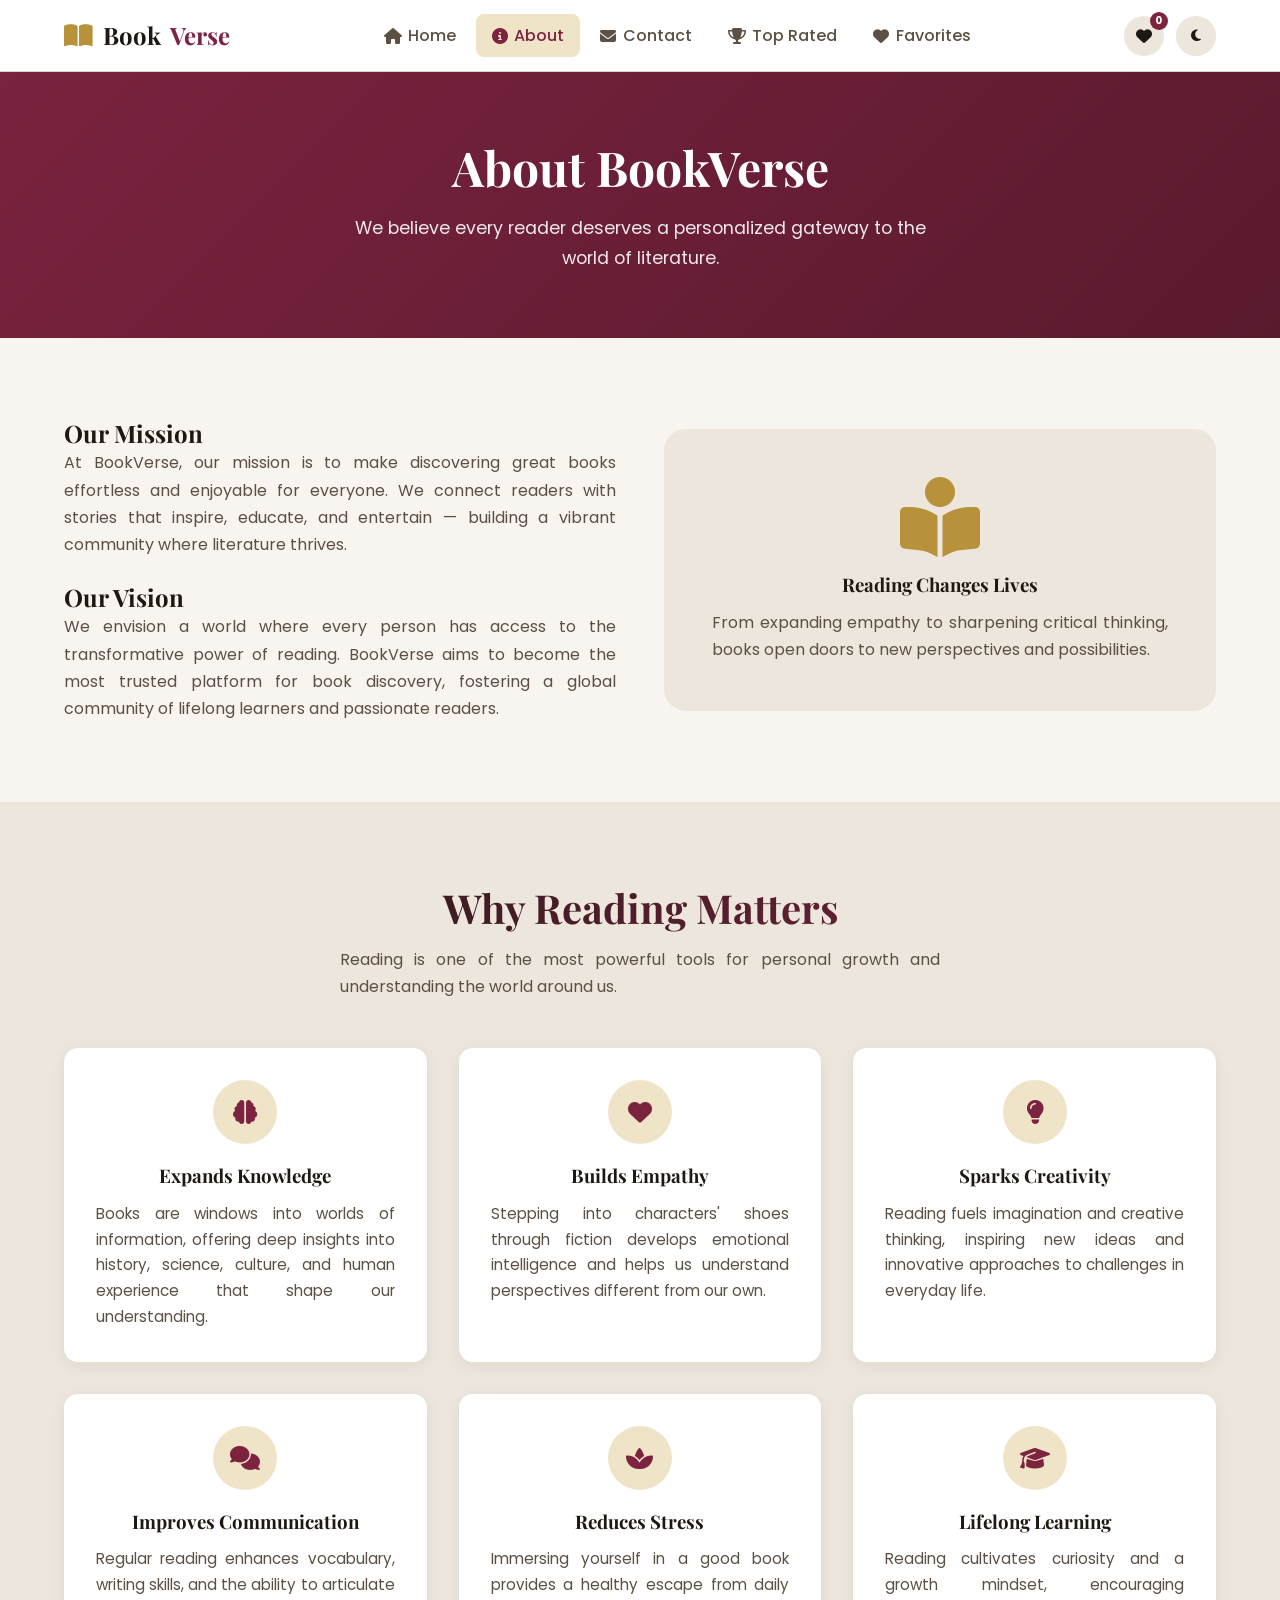
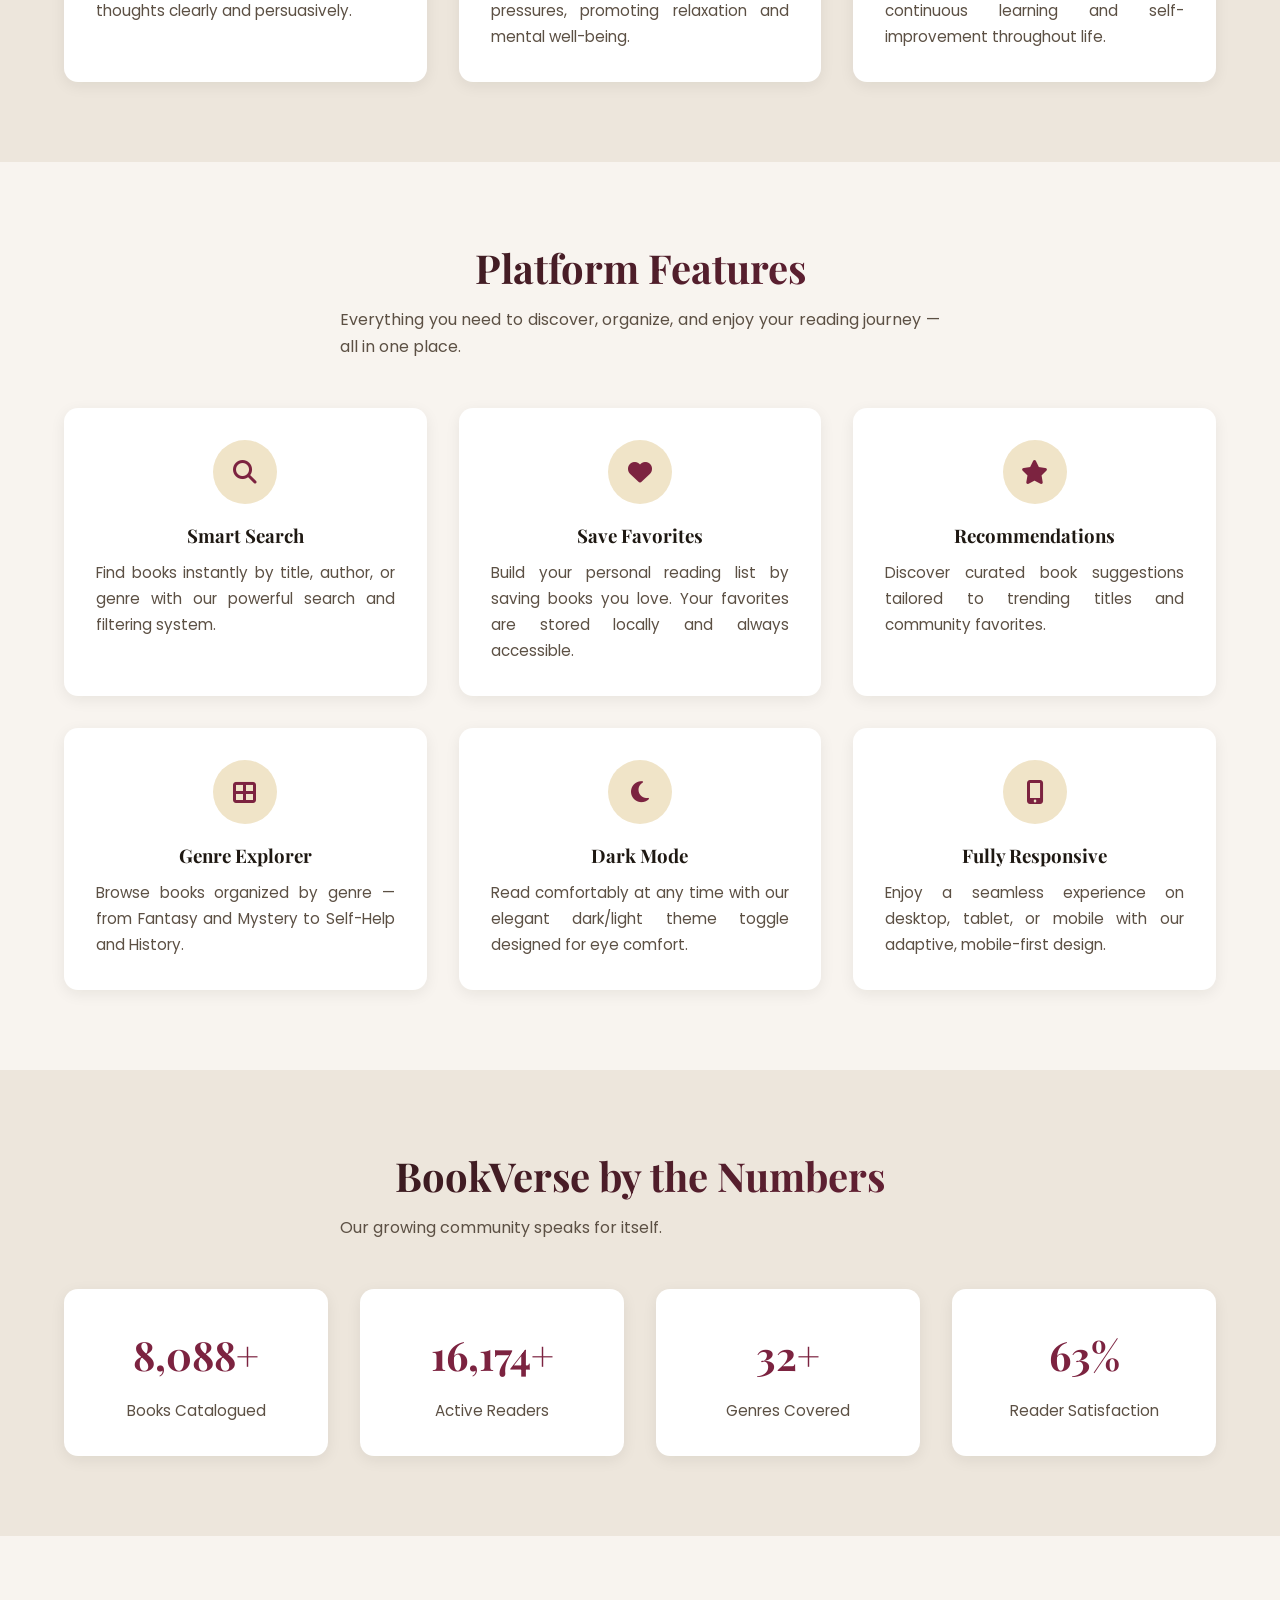
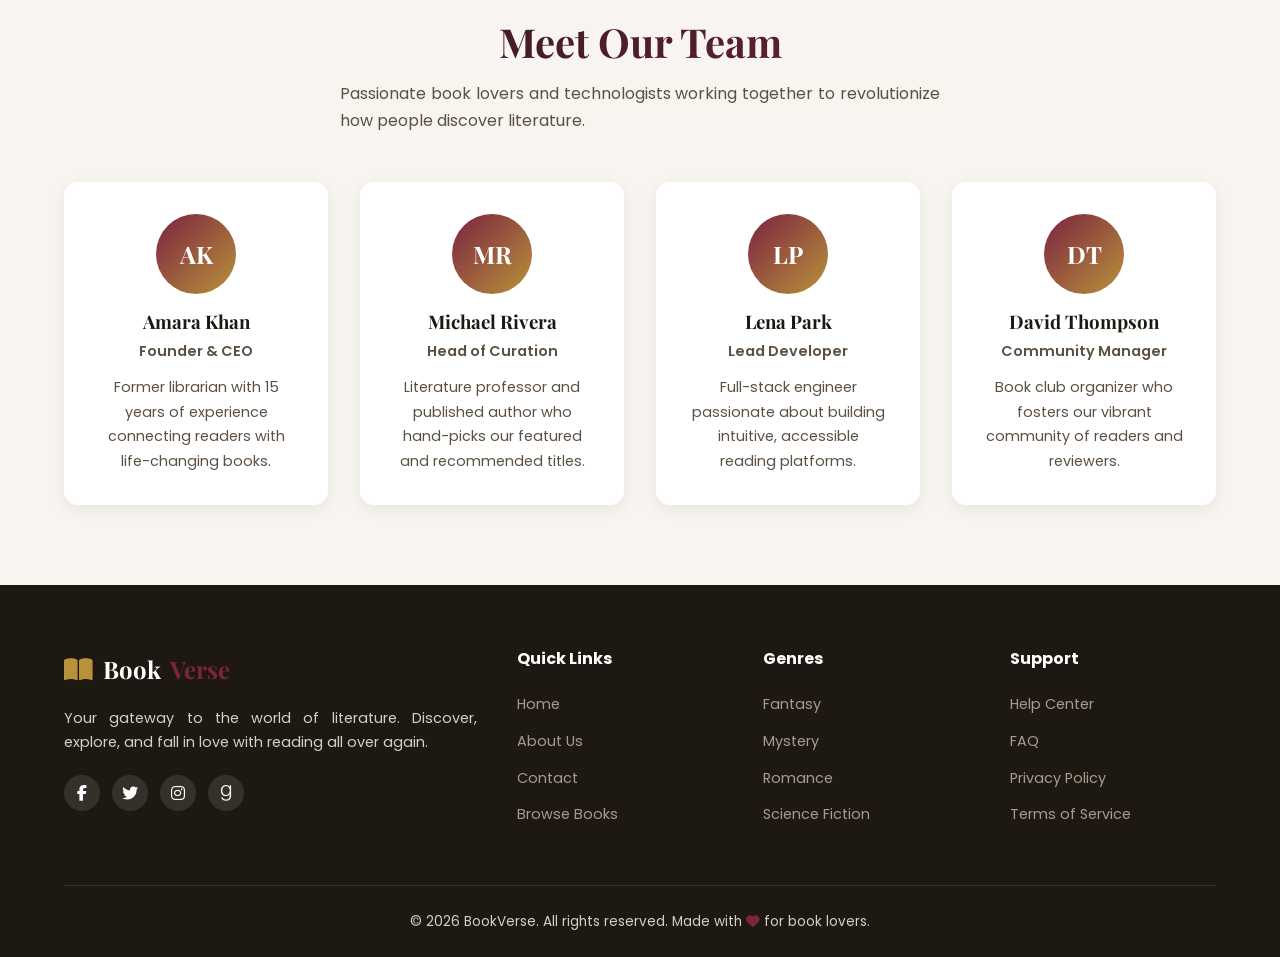
<file: about.html>
<!DOCTYPE html>
<html lang="en">
<head>
  <meta charset="UTF-8">
  <meta name="viewport" content="width=device-width, initial-scale=1.0">
  <meta name="description" content="Learn about BookVerse — our mission, vision, team, and why reading matters.">
  <title>About Us — BookVerse</title>
  <link rel="preconnect" href="https://fonts.googleapis.com">
  <link rel="preconnect" href="https://fonts.gstatic.com" crossorigin>
  <link href="https://fonts.googleapis.com/css2?family=Poppins:wght@300;400;500;600;700;800&family=Playfair+Display:wght@600;700&family=Syne:wght@600;700;800&display=swap" rel="stylesheet">
  <link rel="stylesheet" href="https://cdnjs.cloudflare.com/ajax/libs/font-awesome/6.5.1/css/all.min.css">
  <link rel="stylesheet" href="style.css">
</head>
<body>
  <!-- Navigation -->
  <nav class="navbar" id="navbar">
    <div class="nav-container">
      <a href="index.html" class="logo">
        <i class="fas fa-book-open"></i>
        Book<span>Verse</span>
      </a>
      <ul class="nav-menu" id="nav-menu">
        <li><a href="index.html" class="nav-link"><i class="fas fa-home"></i> Home</a></li>
        <li><a href="about.html" class="nav-link"><i class="fas fa-info-circle"></i> About</a></li>
        <li><a href="contact.html" class="nav-link"><i class="fas fa-envelope"></i> Contact</a></li>
        <li><a href="index.html#top-rated" class="nav-link"><i class="fas fa-trophy"></i> Top Rated</a></li>
        <li><a href="index.html#favorites-section" class="nav-link"><i class="fas fa-heart"></i> Favorites</a></li>
      </ul>
      <div class="nav-actions">
        <a href="index.html#favorites-section" class="favorites-link" aria-label="View favorites">
          <i class="fas fa-heart"></i>
          <span class="favorites-badge" id="favorites-count">0</span>
        </a>
        <button class="theme-toggle" id="theme-toggle" aria-label="Toggle dark mode">
          <i class="fas fa-moon"></i>
        </button>
        <button class="hamburger" id="hamburger" aria-label="Toggle menu">
          <span></span><span></span><span></span>
        </button>
      </div>
    </div>
  </nav>

  <!-- Page Hero -->
  <section class="page-hero">
    <div class="container">
      <h1>About BookVerse</h1>
      <p>We believe every reader deserves a personalized gateway to the world of literature.</p>
    </div>
  </section>

  <!-- Mission & Vision -->
  <section class="section">
    <div class="container">
      <div class="about-grid">
        <div class="slide-up">
          <h2>Our Mission</h2>
          <p class="text-justified" style="margin-bottom:1.5rem;color:var(--color-text-muted)">At BookVerse, our mission is to make discovering great books effortless and enjoyable for everyone. We connect readers with stories that inspire, educate, and entertain — building a vibrant community where literature thrives.</p>
          <h2>Our Vision</h2>
          <p class="text-justified" style="color:var(--color-text-muted)">We envision a world where every person has access to the transformative power of reading. BookVerse aims to become the most trusted platform for book discovery, fostering a global community of lifelong learners and passionate readers.</p>
        </div>
        <div class="about-image slide-up">
          <i class="fas fa-book-reader"></i>
          <h3>Reading Changes Lives</h3>
          <p style="color:var(--color-text-muted);margin-top:0.75rem;text-align:justify">From expanding empathy to sharpening critical thinking, books open doors to new perspectives and possibilities.</p>
        </div>
      </div>
    </div>
  </section>

  <!-- Why Reading Matters -->
  <section class="section section-alt">
    <div class="container">
      <div class="section-header slide-up">
        <h2>Why Reading Matters</h2>
        <p>Reading is one of the most powerful tools for personal growth and understanding the world around us.</p>
      </div>
      <div class="features-grid">
        <div class="feature-card slide-up">
          <div class="feature-icon"><i class="fas fa-brain"></i></div>
          <h3>Expands Knowledge</h3>
          <p>Books are windows into worlds of information, offering deep insights into history, science, culture, and human experience that shape our understanding.</p>
        </div>
        <div class="feature-card slide-up">
          <div class="feature-icon"><i class="fas fa-heart"></i></div>
          <h3>Builds Empathy</h3>
          <p>Stepping into characters' shoes through fiction develops emotional intelligence and helps us understand perspectives different from our own.</p>
        </div>
        <div class="feature-card slide-up">
          <div class="feature-icon"><i class="fas fa-lightbulb"></i></div>
          <h3>Sparks Creativity</h3>
          <p>Reading fuels imagination and creative thinking, inspiring new ideas and innovative approaches to challenges in everyday life.</p>
        </div>
        <div class="feature-card slide-up">
          <div class="feature-icon"><i class="fas fa-comments"></i></div>
          <h3>Improves Communication</h3>
          <p>Regular reading enhances vocabulary, writing skills, and the ability to articulate thoughts clearly and persuasively.</p>
        </div>
        <div class="feature-card slide-up">
          <div class="feature-icon"><i class="fas fa-spa"></i></div>
          <h3>Reduces Stress</h3>
          <p>Immersing yourself in a good book provides a healthy escape from daily pressures, promoting relaxation and mental well-being.</p>
        </div>
        <div class="feature-card slide-up">
          <div class="feature-icon"><i class="fas fa-graduation-cap"></i></div>
          <h3>Lifelong Learning</h3>
          <p>Reading cultivates curiosity and a growth mindset, encouraging continuous learning and self-improvement throughout life.</p>
        </div>
      </div>
    </div>
  </section>

  <!-- Platform Features -->
  <section class="section">
    <div class="container">
      <div class="section-header slide-up">
        <h2>Platform Features</h2>
        <p>Everything you need to discover, organize, and enjoy your reading journey — all in one place.</p>
      </div>
      <div class="features-grid">
        <div class="feature-card slide-up">
          <div class="feature-icon"><i class="fas fa-search"></i></div>
          <h3>Smart Search</h3>
          <p>Find books instantly by title, author, or genre with our powerful search and filtering system.</p>
        </div>
        <div class="feature-card slide-up">
          <div class="feature-icon"><i class="fas fa-heart"></i></div>
          <h3>Save Favorites</h3>
          <p>Build your personal reading list by saving books you love. Your favorites are stored locally and always accessible.</p>
        </div>
        <div class="feature-card slide-up">
          <div class="feature-icon"><i class="fas fa-star"></i></div>
          <h3>Recommendations</h3>
          <p>Discover curated book suggestions tailored to trending titles and community favorites.</p>
        </div>
        <div class="feature-card slide-up">
          <div class="feature-icon"><i class="fas fa-th-large"></i></div>
          <h3>Genre Explorer</h3>
          <p>Browse books organized by genre — from Fantasy and Mystery to Self-Help and History.</p>
        </div>
        <div class="feature-card slide-up">
          <div class="feature-icon"><i class="fas fa-moon"></i></div>
          <h3>Dark Mode</h3>
          <p>Read comfortably at any time with our elegant dark/light theme toggle designed for eye comfort.</p>
        </div>
        <div class="feature-card slide-up">
          <div class="feature-icon"><i class="fas fa-mobile-alt"></i></div>
          <h3>Fully Responsive</h3>
          <p>Enjoy a seamless experience on desktop, tablet, or mobile with our adaptive, mobile-first design.</p>
        </div>
      </div>
    </div>
  </section>

  <!-- Statistics -->
  <section class="section section-alt">
    <div class="container">
      <div class="section-header slide-up">
        <h2>BookVerse by the Numbers</h2>
        <p>Our growing community speaks for itself.</p>
      </div>
      <div class="stats-grid">
        <div class="stat-item slide-up">
          <span class="stat-number" data-target="12500" data-suffix="+">0</span>
          <span class="stat-label">Books Catalogued</span>
        </div>
        <div class="stat-item slide-up">
          <span class="stat-number" data-target="25000" data-suffix="+">0</span>
          <span class="stat-label">Active Readers</span>
        </div>
        <div class="stat-item slide-up">
          <span class="stat-number" data-target="50" data-suffix="+">0</span>
          <span class="stat-label">Genres Covered</span>
        </div>
        <div class="stat-item slide-up">
          <span class="stat-number" data-target="98" data-suffix="%">0</span>
          <span class="stat-label">Reader Satisfaction</span>
        </div>
      </div>
    </div>
  </section>

  <!-- Team -->
  <section class="section">
    <div class="container">
      <div class="section-header slide-up">
        <h2>Meet Our Team</h2>
        <p>Passionate book lovers and technologists working together to revolutionize how people discover literature.</p>
      </div>
      <div class="team-grid">
        <div class="team-card slide-up">
          <div class="team-avatar">AK</div>
          <h3>Amara Khan</h3>
          <p class="team-role">Founder & CEO</p>
          <p>Former librarian with 15 years of experience connecting readers with life-changing books.</p>
        </div>
        <div class="team-card slide-up">
          <div class="team-avatar">MR</div>
          <h3>Michael Rivera</h3>
          <p class="team-role">Head of Curation</p>
          <p>Literature professor and published author who hand-picks our featured and recommended titles.</p>
        </div>
        <div class="team-card slide-up">
          <div class="team-avatar">LP</div>
          <h3>Lena Park</h3>
          <p class="team-role">Lead Developer</p>
          <p>Full-stack engineer passionate about building intuitive, accessible reading platforms.</p>
        </div>
        <div class="team-card slide-up">
          <div class="team-avatar">DT</div>
          <h3>David Thompson</h3>
          <p class="team-role">Community Manager</p>
          <p>Book club organizer who fosters our vibrant community of readers and reviewers.</p>
        </div>
      </div>
    </div>
  </section>

  <!-- Footer -->
  <footer class="footer">
    <div class="container">
      <div class="footer-grid">
        <div class="footer-brand">
          <a href="index.html" class="logo"><i class="fas fa-book-open"></i> Book<span>Verse</span></a>
          <p>Your gateway to the world of literature. Discover, explore, and fall in love with reading all over again.</p>
          <div class="footer-social">
            <a href="#" aria-label="Facebook"><i class="fab fa-facebook-f"></i></a>
            <a href="#" aria-label="Twitter"><i class="fab fa-twitter"></i></a>
            <a href="#" aria-label="Instagram"><i class="fab fa-instagram"></i></a>
            <a href="#" aria-label="Goodreads"><i class="fab fa-goodreads-g"></i></a>
          </div>
        </div>
        <div>
          <h4>Quick Links</h4>
          <ul class="footer-links">
            <li><a href="index.html">Home</a></li>
            <li><a href="about.html">About Us</a></li>
            <li><a href="contact.html">Contact</a></li>
            <li><a href="index.html#search-section">Browse Books</a></li>
          </ul>
        </div>
        <div>
          <h4>Genres</h4>
          <ul class="footer-links">
            <li><a href="index.html#search-section">Fantasy</a></li>
            <li><a href="index.html#search-section">Mystery</a></li>
            <li><a href="index.html#search-section">Romance</a></li>
            <li><a href="index.html#search-section">Science Fiction</a></li>
          </ul>
        </div>
        <div>
          <h4>Support</h4>
          <ul class="footer-links">
            <li><a href="contact.html">Help Center</a></li>
            <li><a href="contact.html#faq">FAQ</a></li>
            <li><a href="contact.html">Privacy Policy</a></li>
            <li><a href="contact.html">Terms of Service</a></li>
          </ul>
        </div>
      </div>
      <div class="footer-bottom">
        <p>&copy; 2026 BookVerse. All rights reserved. Made with <i class="fas fa-heart" style="color:var(--color-primary)"></i> for book lovers.</p>
      </div>
    </div>
  </footer>

  <script src="script.js"></script>
</body>
</html>
</file>
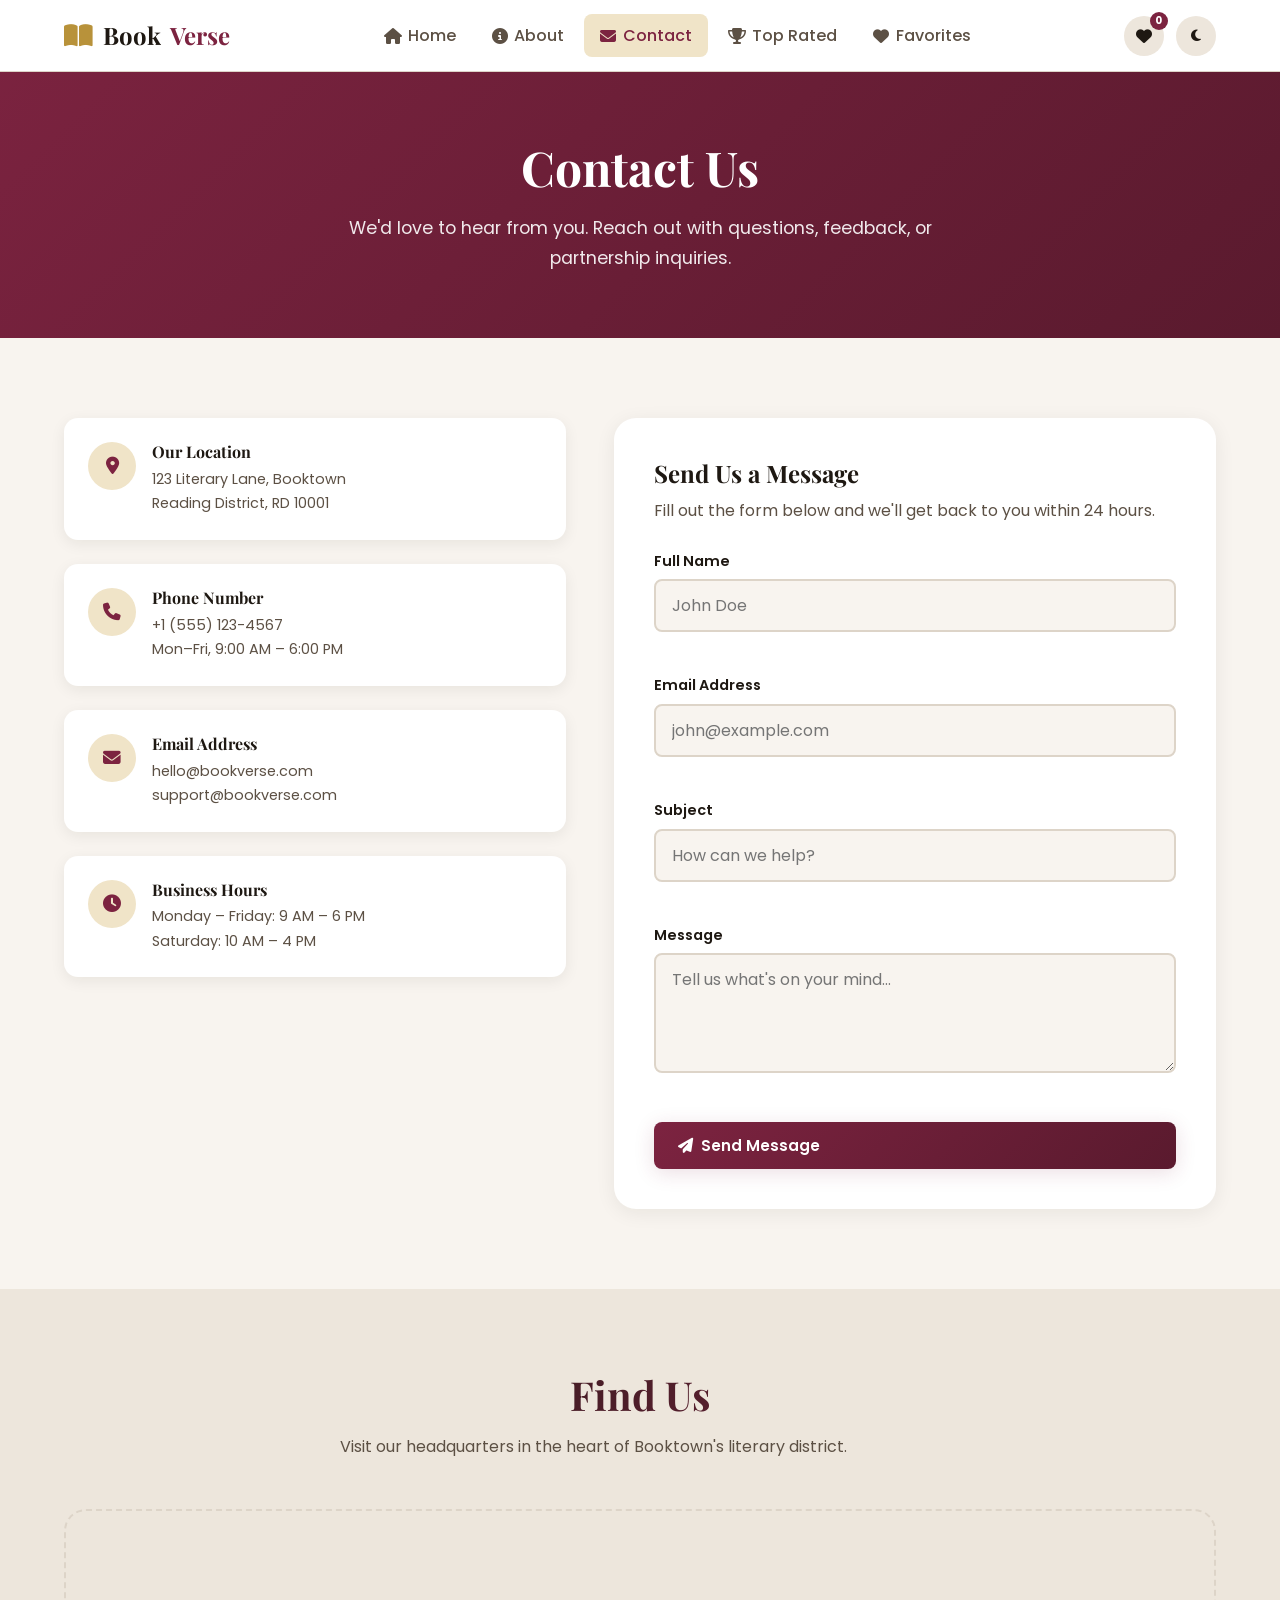
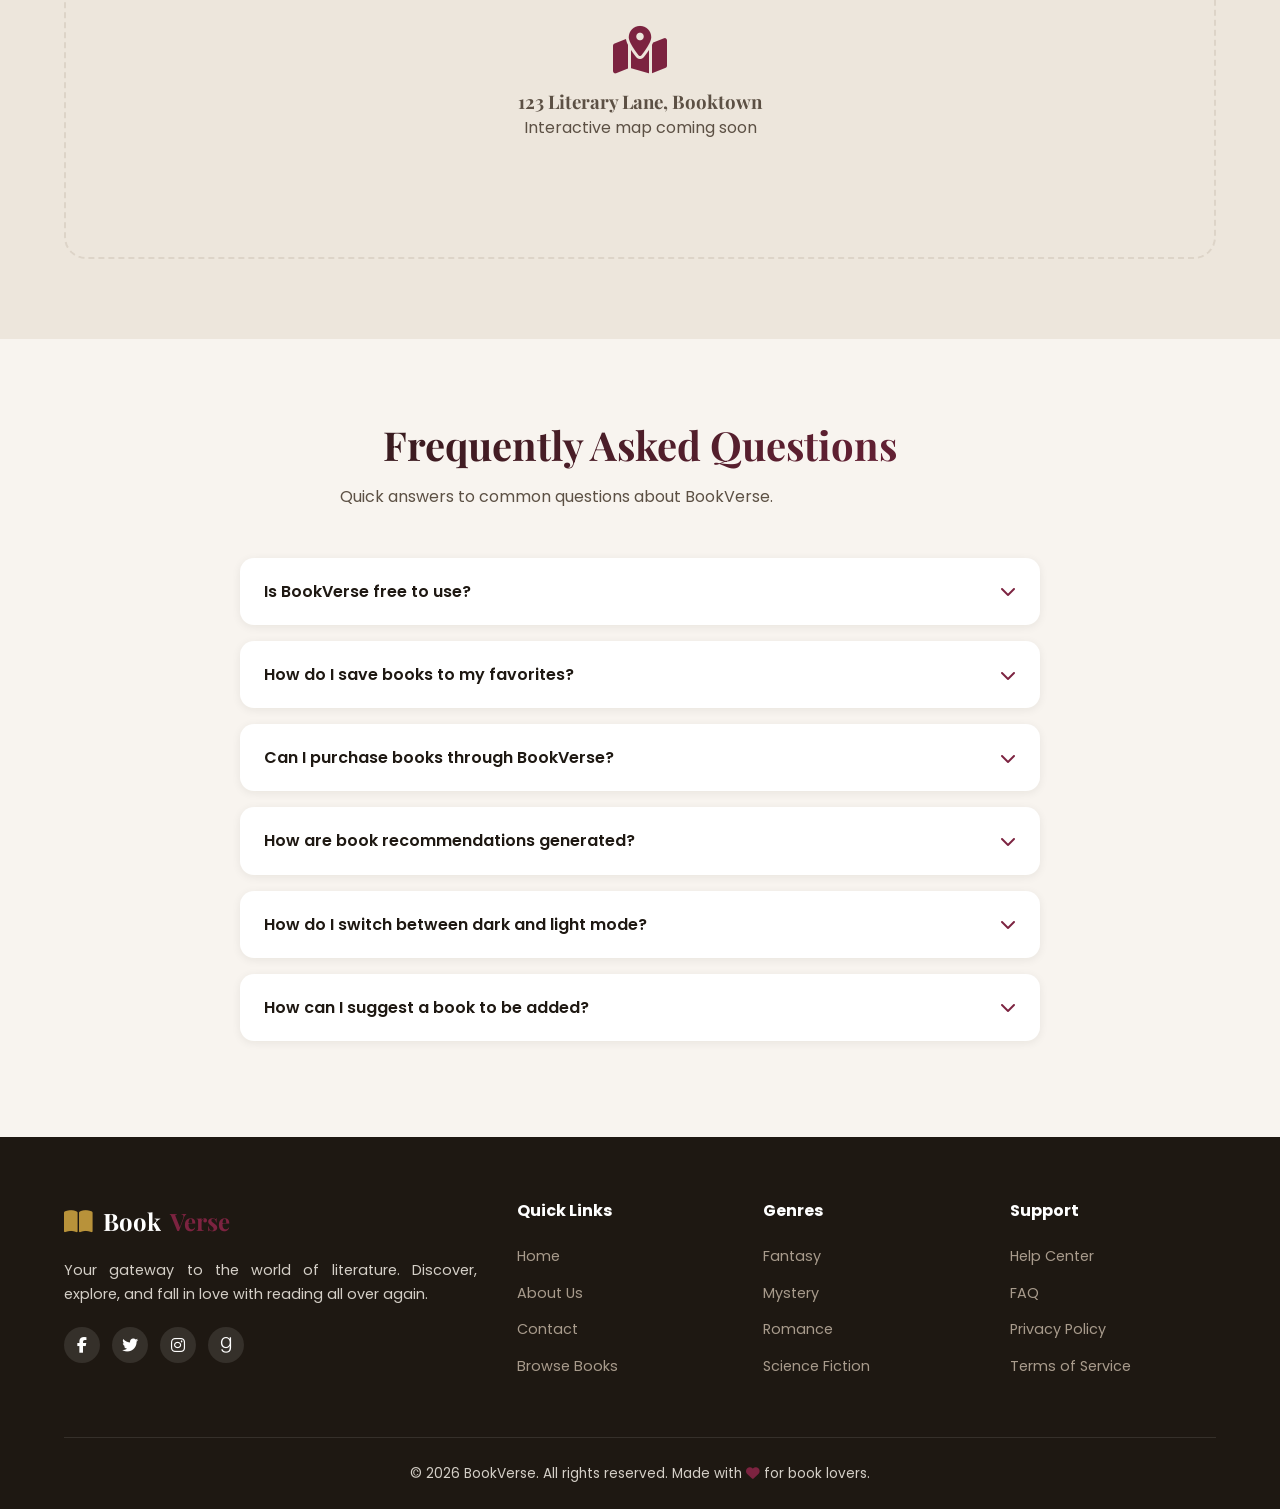
<file: contact.html>
<!DOCTYPE html>
<html lang="en">
<head>
  <meta charset="UTF-8">
  <meta name="viewport" content="width=device-width, initial-scale=1.0">
  <meta name="description" content="Contact BookVerse — get in touch, find our location, and browse frequently asked questions.">
  <title>Contact Us — BookVerse</title>
  <link rel="preconnect" href="https://fonts.googleapis.com">
  <link rel="preconnect" href="https://fonts.gstatic.com" crossorigin>
  <link href="https://fonts.googleapis.com/css2?family=Poppins:wght@300;400;500;600;700;800&family=Playfair+Display:wght@600;700&family=Syne:wght@600;700;800&display=swap" rel="stylesheet">
  <link rel="stylesheet" href="https://cdnjs.cloudflare.com/ajax/libs/font-awesome/6.5.1/css/all.min.css">
  <link rel="stylesheet" href="style.css">
</head>
<body>
  <!-- Navigation -->
  <nav class="navbar" id="navbar">
    <div class="nav-container">
      <a href="index.html" class="logo">
        <i class="fas fa-book-open"></i>
        Book<span>Verse</span>
      </a>
      <ul class="nav-menu" id="nav-menu">
        <li><a href="index.html" class="nav-link"><i class="fas fa-home"></i> Home</a></li>
        <li><a href="about.html" class="nav-link"><i class="fas fa-info-circle"></i> About</a></li>
        <li><a href="contact.html" class="nav-link"><i class="fas fa-envelope"></i> Contact</a></li>
        <li><a href="index.html#top-rated" class="nav-link"><i class="fas fa-trophy"></i> Top Rated</a></li>
        <li><a href="index.html#favorites-section" class="nav-link"><i class="fas fa-heart"></i> Favorites</a></li>
      </ul>
      <div class="nav-actions">
        <a href="index.html#favorites-section" class="favorites-link" aria-label="View favorites">
          <i class="fas fa-heart"></i>
          <span class="favorites-badge" id="favorites-count">0</span>
        </a>
        <button class="theme-toggle" id="theme-toggle" aria-label="Toggle dark mode">
          <i class="fas fa-moon"></i>
        </button>
        <button class="hamburger" id="hamburger" aria-label="Toggle menu">
          <span></span><span></span><span></span>
        </button>
      </div>
    </div>
  </nav>

  <!-- Page Hero -->
  <section class="page-hero">
    <div class="container">
      <h1>Contact Us</h1>
      <p>We'd love to hear from you. Reach out with questions, feedback, or partnership inquiries.</p>
    </div>
  </section>

  <!-- Contact Section -->
  <section class="section">
    <div class="container">
      <div class="contact-grid">
        <!-- Contact Info -->
        <div class="contact-info-cards">
          <div class="contact-card slide-up">
            <div class="contact-card-icon"><i class="fas fa-map-marker-alt"></i></div>
            <div>
              <h3>Our Location</h3>
              <p>123 Literary Lane, Booktown<br>Reading District, RD 10001</p>
            </div>
          </div>
          <div class="contact-card slide-up">
            <div class="contact-card-icon"><i class="fas fa-phone"></i></div>
            <div>
              <h3>Phone Number</h3>
              <p>+1 (555) 123-4567<br>Mon–Fri, 9:00 AM – 6:00 PM</p>
            </div>
          </div>
          <div class="contact-card slide-up">
            <div class="contact-card-icon"><i class="fas fa-envelope"></i></div>
            <div>
              <h3>Email Address</h3>
              <p>hello@bookverse.com<br>support@bookverse.com</p>
            </div>
          </div>
          <div class="contact-card slide-up">
            <div class="contact-card-icon"><i class="fas fa-clock"></i></div>
            <div>
              <h3>Business Hours</h3>
              <p>Monday – Friday: 9 AM – 6 PM<br>Saturday: 10 AM – 4 PM</p>
            </div>
          </div>
        </div>

        <!-- Contact Form -->
        <div class="contact-form-wrapper slide-up">
          <h2 style="margin-bottom:0.5rem">Send Us a Message</h2>
          <p style="color:var(--color-text-muted);margin-bottom:1.5rem">Fill out the form below and we'll get back to you within 24 hours.</p>
          <form id="contact-form" novalidate>
            <div class="form-group">
              <label for="name">Full Name</label>
              <input type="text" id="name" name="name" placeholder="John Doe" required>
              <p class="error-message" id="name-error"></p>
            </div>
            <div class="form-group">
              <label for="email">Email Address</label>
              <input type="email" id="email" name="email" placeholder="john@example.com" required>
              <p class="error-message" id="email-error"></p>
            </div>
            <div class="form-group">
              <label for="subject">Subject</label>
              <input type="text" id="subject" name="subject" placeholder="How can we help?" required>
              <p class="error-message" id="subject-error"></p>
            </div>
            <div class="form-group">
              <label for="message">Message</label>
              <textarea id="message" name="message" placeholder="Tell us what's on your mind..." required></textarea>
              <p class="error-message" id="message-error"></p>
            </div>
            <button type="submit" class="btn btn-primary" style="width:100%">
              <i class="fas fa-paper-plane"></i> Send Message
            </button>
            <div class="form-success" id="form-success">
              <i class="fas fa-check-circle"></i> Thank you! Your message has been sent successfully.
            </div>
          </form>
        </div>
      </div>
    </div>
  </section>

  <!-- Map Placeholder -->
  <section class="section section-alt">
    <div class="container">
      <div class="section-header slide-up">
        <h2>Find Us</h2>
        <p>Visit our headquarters in the heart of Booktown's literary district.</p>
      </div>
      <div class="map-placeholder slide-up">
        <i class="fas fa-map-marked-alt"></i>
        <h3>123 Literary Lane, Booktown</h3>
        <p>Interactive map coming soon</p>
      </div>
    </div>
  </section>

  <!-- FAQ Section -->
  <section class="section" id="faq">
    <div class="container">
      <div class="section-header slide-up">
        <h2>Frequently Asked Questions</h2>
        <p>Quick answers to common questions about BookVerse.</p>
      </div>
      <div class="faq-list">
        <div class="faq-item slide-up">
          <div class="faq-question">
            <span>Is BookVerse free to use?</span>
            <i class="fas fa-chevron-down"></i>
          </div>
          <div class="faq-answer">
            <p>Yes! BookVerse is completely free to browse, search, and save favorites. We believe everyone should have access to great book recommendations without barriers.</p>
          </div>
        </div>
        <div class="faq-item slide-up">
          <div class="faq-question">
            <span>How do I save books to my favorites?</span>
            <i class="fas fa-chevron-down"></i>
          </div>
          <div class="faq-answer">
            <p>Simply click the heart icon on any book card or in the book details modal. Your favorites are saved locally in your browser using Local Storage, so they persist between visits.</p>
          </div>
        </div>
        <div class="faq-item slide-up">
          <div class="faq-question">
            <span>Can I purchase books through BookVerse?</span>
            <i class="fas fa-chevron-down"></i>
          </div>
          <div class="faq-answer">
            <p>Currently, BookVerse is a discovery platform. We help you find great books, and you can purchase them through your preferred bookstore or online retailer. Purchase integration is on our roadmap.</p>
          </div>
        </div>
        <div class="faq-item slide-up">
          <div class="faq-question">
            <span>How are book recommendations generated?</span>
            <i class="fas fa-chevron-down"></i>
          </div>
          <div class="faq-answer">
            <p>Our recommendations are curated by our editorial team based on trending titles, reader ratings, and community favorites. We're working on personalized AI-powered recommendations for the future.</p>
          </div>
        </div>
        <div class="faq-item slide-up">
          <div class="faq-question">
            <span>How do I switch between dark and light mode?</span>
            <i class="fas fa-chevron-down"></i>
          </div>
          <div class="faq-answer">
            <p>Click the moon/sun icon in the navigation bar to toggle between dark and light themes. Your preference is saved automatically and will be remembered on your next visit.</p>
          </div>
        </div>
        <div class="faq-item slide-up">
          <div class="faq-question">
            <span>How can I suggest a book to be added?</span>
            <i class="fas fa-chevron-down"></i>
          </div>
          <div class="faq-answer">
            <p>We love hearing from our community! Use the contact form above with the subject "Book Suggestion" and tell us about the title you'd like to see on BookVerse.</p>
          </div>
        </div>
      </div>
    </div>
  </section>

  <!-- Footer -->
  <footer class="footer">
    <div class="container">
      <div class="footer-grid">
        <div class="footer-brand">
          <a href="index.html" class="logo"><i class="fas fa-book-open"></i> Book<span>Verse</span></a>
          <p>Your gateway to the world of literature. Discover, explore, and fall in love with reading all over again.</p>
          <div class="footer-social">
            <a href="#" aria-label="Facebook"><i class="fab fa-facebook-f"></i></a>
            <a href="#" aria-label="Twitter"><i class="fab fa-twitter"></i></a>
            <a href="#" aria-label="Instagram"><i class="fab fa-instagram"></i></a>
            <a href="#" aria-label="Goodreads"><i class="fab fa-goodreads-g"></i></a>
          </div>
        </div>
        <div>
          <h4>Quick Links</h4>
          <ul class="footer-links">
            <li><a href="index.html">Home</a></li>
            <li><a href="about.html">About Us</a></li>
            <li><a href="contact.html">Contact</a></li>
            <li><a href="index.html#search-section">Browse Books</a></li>
          </ul>
        </div>
        <div>
          <h4>Genres</h4>
          <ul class="footer-links">
            <li><a href="index.html#search-section">Fantasy</a></li>
            <li><a href="index.html#search-section">Mystery</a></li>
            <li><a href="index.html#search-section">Romance</a></li>
            <li><a href="index.html#search-section">Science Fiction</a></li>
          </ul>
        </div>
        <div>
          <h4>Support</h4>
          <ul class="footer-links">
            <li><a href="contact.html">Help Center</a></li>
            <li><a href="contact.html#faq">FAQ</a></li>
            <li><a href="contact.html">Privacy Policy</a></li>
            <li><a href="contact.html">Terms of Service</a></li>
          </ul>
        </div>
      </div>
      <div class="footer-bottom">
        <p>&copy; 2026 BookVerse. All rights reserved. Made with <i class="fas fa-heart" style="color:var(--color-primary)"></i> for book lovers.</p>
      </div>
    </div>
  </footer>

  <script src="script.js"></script>
</body>
</html>
</file>
<file: style.css>
/* ============================================
   BookVerse — Main Stylesheet
   Modern book-themed design with dark/light mode
   ============================================ */

/* ---- CSS Variables ---- */
:root {
  --font-display: "Playfair Display", Georgia, serif;
  --font-body: "Poppins", "Segoe UI", sans-serif;
  --ease-out-expo: cubic-bezier(0.16, 1, 0.3, 1);
  --ease-spring: cubic-bezier(0.34, 1.56, 0.64, 1);

  --color-bg: #f8f4ef;
  --color-bg-alt: #ede6dc;
  --color-surface: #ffffff;
  --color-text: #1e1812;
  --color-text-muted: #5c5044;
  --color-primary: #7c2340;
  --color-primary-dark: #5a1a2e;
  --color-primary-glow: rgba(124, 35, 64, 0.15);
  --color-accent: #b8923a;
  --color-accent-light: #f0e4c8;
  --color-accent-glow: rgba(184, 146, 58, 0.2);
  --color-teal: #2a6b6b;
  --color-border: #ddd4c8;
  --color-shadow: rgba(30, 24, 18, 0.07);
  --color-shadow-lg: rgba(30, 24, 18, 0.14);
  --color-success: #276749;
  --color-error: #c53030;
  --color-overlay: rgba(30, 24, 18, 0.65);
  --gradient-hero: linear-gradient(145deg, #f8f4ef 0%, #ede6dc 40%, #f0e4c8 100%);
  --gradient-primary: linear-gradient(135deg, #7c2340 0%, #5a1a2e 100%);
  --gradient-accent: linear-gradient(135deg, #b8923a 0%, #d4af5a 100%);

  --navbar-height: 72px;
  --tabs-height: 52px;
  --radius-sm: 8px;
  --radius-md: 14px;
  --radius-lg: 22px;
  --transition: 0.35s cubic-bezier(0.4, 0, 0.2, 1);
}

[data-theme="dark"] {
  --color-bg: #121018;
  --color-bg-alt: #1a1520;
  --color-surface: #221c28;
  --color-text: #f0ebe3;
  --color-text-muted: #9a9088;
  --color-primary: #e05a7a;
  --color-primary-dark: #c44569;
  --color-primary-glow: rgba(224, 90, 122, 0.12);
  --color-accent: #d4af37;
  --color-accent-light: #2a2430;
  --color-accent-glow: rgba(212, 175, 55, 0.1);
  --color-teal: #4ecdc4;
  --color-border: #332a38;
  --color-shadow: rgba(0, 0, 0, 0.25);
  --color-shadow-lg: rgba(0, 0, 0, 0.45);
  --color-overlay: rgba(0, 0, 0, 0.8);
  --gradient-hero: linear-gradient(145deg, #121018 0%, #1a1520 50%, #221c28 100%);
  --gradient-primary: linear-gradient(135deg, #e05a7a 0%, #c44569 100%);
}

/* ---- Reset & Base ---- */
*, *::before, *::after { box-sizing: border-box; margin: 0; padding: 0; }

html { scroll-behavior: smooth; font-size: 16px; }

body.loading { overflow: hidden; }
body.loaded .hero-title .title-word { animation: none; }

body {
  font-family: var(--font-body);
  background: var(--color-bg);
  color: var(--color-text);
  line-height: 1.7;
  transition: background var(--transition), color var(--transition);
  overflow-x: hidden;
}

body.menu-open { overflow: hidden; }

img { max-width: 100%; display: block; }

a { color: var(--color-primary); text-decoration: none; transition: color var(--transition); }
a:hover { color: var(--color-accent); }

h1, h2, h3, h4 { font-family: var(--font-display); line-height: 1.3; font-weight: 700; }

.container {
  width: 100%;
  max-width: 1200px;
  margin: 0 auto;
  padding: 0 1.5rem;
}

.section { padding: 5rem 0; }
.section-alt { background: var(--color-bg-alt); }

.section-header { text-align: center; margin-bottom: 3rem; }
.section-header h2 { font-size: clamp(1.75rem, 4vw, 2.5rem); margin-bottom: 0.75rem; }
.section-header p { color: var(--color-text-muted); max-width: 600px; margin: 0 auto; text-align: justify; }

.text-justified { text-align: justify; }

/* ---- Buttons ---- */
.btn {
  display: inline-flex;
  align-items: center;
  gap: 0.5rem;
  padding: 0.75rem 1.5rem;
  border: none;
  border-radius: var(--radius-sm);
  font-family: var(--font-body);
  font-size: 0.95rem;
  font-weight: 600;
  cursor: pointer;
  transition: all var(--transition);
}

.btn-primary {
  background: var(--gradient-primary);
  color: #fff;
  box-shadow: 0 4px 20px var(--color-primary-glow);
}
.btn-primary:hover {
  background: var(--color-primary-dark);
  transform: translateY(-2px);
  box-shadow: 0 4px 15px var(--color-shadow-lg);
}

.btn-outline {
  background: transparent;
  color: var(--color-primary);
  border: 2px solid var(--color-primary);
}
.btn-outline:hover {
  background: var(--color-primary);
  color: #fff;
}

.btn-glass {
  background: rgba(255,255,255,0.15);
  backdrop-filter: blur(12px);
  color: var(--color-text);
  border: 1px solid rgba(255,255,255,0.25);
}
.btn-glass:hover {
  background: rgba(255,255,255,0.25);
  transform: translateY(-2px);
}

.btn-sm { padding: 0.5rem 1rem; font-size: 0.85rem; }

.section-tag {
  display: inline-flex;
  align-items: center;
  gap: 0.4rem;
  font-size: 0.8rem;
  font-weight: 700;
  text-transform: uppercase;
  letter-spacing: 0.08em;
  color: var(--color-primary);
  background: var(--color-accent-light);
  padding: 0.35rem 0.9rem;
  border-radius: 50px;
  margin-bottom: 0.75rem;
}
.section-tag-light { background: rgba(212,175,55,0.2); color: var(--color-accent); }

/* ---- Section Tabs ---- */
.section-tabs {
  position: sticky;
  top: var(--navbar-height);
  z-index: 900;
  display: flex;
  justify-content: center;
  gap: 0.35rem;
  padding: 0.6rem 1rem;
  background: rgba(255,255,255,0.85);
  backdrop-filter: blur(16px);
  border-bottom: 1px solid var(--color-border);
  overflow-x: auto;
  scrollbar-width: none;
  -webkit-overflow-scrolling: touch;
}
.section-tabs::-webkit-scrollbar { display: none; }
[data-theme="dark"] .section-tabs {
  background: rgba(34, 28, 40, 0.9);
}

.section-tab {
  display: inline-flex;
  align-items: center;
  gap: 0.4rem;
  padding: 0.5rem 1rem;
  font-size: 0.82rem;
  font-weight: 600;
  color: var(--color-text-muted);
  border-radius: 50px;
  white-space: nowrap;
  transition: all 0.35s var(--ease-out-expo);
  position: relative;
}
.section-tab i { font-size: 0.75rem; transition: transform 0.3s var(--ease-spring); }
.section-tab:hover {
  color: var(--color-primary);
  background: var(--color-accent-light);
}
.section-tab:hover i { transform: scale(1.2); }
.section-tab.active {
  color: #fff;
  background: var(--gradient-primary);
  box-shadow: 0 4px 15px var(--color-primary-glow);
}
.section-tab.active i { transform: scale(1.1); }

/* Hide tabs on non-home pages */
body:not(.page-home) .section-tabs { display: none; }

.navbar {
  position: fixed;
  top: 0;
  left: 0;
  right: 0;
  height: var(--navbar-height);
  background: var(--color-surface);
  border-bottom: 1px solid var(--color-border);
  z-index: 1000;
  transition: all var(--transition);
}

.navbar.scrolled {
  box-shadow: 0 2px 20px var(--color-shadow);
}

.nav-container {
  display: flex;
  align-items: center;
  justify-content: space-between;
  height: 100%;
  max-width: 1200px;
  margin: 0 auto;
  padding: 0 1.5rem;
}

.logo {
  display: flex;
  align-items: center;
  gap: 0.6rem;
  font-family: var(--font-display);
  font-size: 1.5rem;
  font-weight: 700;
  color: var(--color-text);
}

.logo i { color: var(--color-accent); font-size: 1.6rem; }
.logo span { color: var(--color-primary); }

.nav-menu {
  display: flex;
  align-items: center;
  gap: 0.25rem;
  list-style: none;
}

.nav-link {
  display: flex;
  align-items: center;
  gap: 0.4rem;
  padding: 0.5rem 1rem;
  color: var(--color-text-muted);
  font-weight: 500;
  border-radius: var(--radius-sm);
  transition: all var(--transition);
}

.nav-link:hover, .nav-link.active {
  color: var(--color-primary);
  background: var(--color-accent-light);
}

.nav-actions {
  display: flex;
  align-items: center;
  gap: 0.75rem;
}

.theme-toggle, .favorites-link {
  display: flex;
  align-items: center;
  justify-content: center;
  width: 40px;
  height: 40px;
  border: none;
  border-radius: 50%;
  background: var(--color-bg-alt);
  color: var(--color-text);
  cursor: pointer;
  transition: all var(--transition);
  position: relative;
}

.theme-toggle:hover, .favorites-link:hover {
  background: var(--color-accent-light);
  color: var(--color-primary);
}

.favorites-badge {
  position: absolute;
  top: -4px;
  right: -4px;
  background: var(--color-primary);
  color: #fff;
  font-size: 0.65rem;
  font-weight: 700;
  width: 18px;
  height: 18px;
  border-radius: 50%;
  display: flex;
  align-items: center;
  justify-content: center;
}

.hamburger {
  display: none;
  flex-direction: column;
  gap: 5px;
  background: none;
  border: none;
  cursor: pointer;
  padding: 4px;
}

.hamburger span {
  display: block;
  width: 24px;
  height: 2px;
  background: var(--color-text);
  transition: all var(--transition);
}

.hamburger.active span:nth-child(1) { transform: rotate(45deg) translate(5px, 5px); }
.hamburger.active span:nth-child(2) { opacity: 0; }
.hamburger.active span:nth-child(3) { transform: rotate(-45deg) translate(5px, -5px); }

/* ---- Hero ---- */
.hero {
  min-height: 100vh;
  display: flex;
  flex-direction: column;
  justify-content: center;
  padding-top: var(--navbar-height);
  position: relative;
  overflow: hidden;
}

.hero-bg {
  position: absolute;
  inset: 0;
  z-index: 0;
}

.hero-gradient {
  position: absolute;
  inset: 0;
  background: var(--gradient-hero);
}

.hero-shape {
  position: absolute;
  border-radius: 50%;
  opacity: 0.4;
  filter: blur(1px);
}
.hero-shape-1 {
  width: 300px; height: 300px;
  top: 10%; left: -5%;
  background: radial-gradient(circle, var(--color-primary-glow), transparent 70%);
  animation: shapeDrift 12s ease-in-out infinite;
}
.hero-shape-2 {
  width: 200px; height: 200px;
  bottom: 20%; right: 10%;
  background: radial-gradient(circle, var(--color-accent-glow), transparent 70%);
  animation: shapeDrift 10s ease-in-out infinite reverse;
}
.hero-shape-3 {
  width: 150px; height: 150px;
  top: 50%; left: 40%;
  border: 2px solid var(--color-accent);
  opacity: 0.15;
  animation: shapeRotate 20s linear infinite;
}
@keyframes shapeDrift {
  0%, 100% { transform: translate(0, 0) scale(1); }
  33% { transform: translate(30px, -20px) scale(1.05); }
  66% { transform: translate(-20px, 15px) scale(0.95); }
}
@keyframes shapeRotate {
  from { transform: rotate(0deg); }
  to { transform: rotate(360deg); }
}

.parallax-layer { will-change: transform; }

/* Parallax section backgrounds */
.parallax-section { position: relative; overflow: hidden; --scroll-progress: 0; }
.parallax-bg {
  position: absolute;
  inset: -20% 0;
  pointer-events: none;
  z-index: 0;
  will-change: transform;
  opacity: calc(0.3 + var(--scroll-progress) * 0.3);
  transition: opacity 0.3s ease;
}
.parallax-bg-1 {
  background: radial-gradient(ellipse 60% 50% at 80% 20%, var(--color-primary-glow), transparent);
}
.parallax-bg-2 {
  background: radial-gradient(ellipse 50% 40% at 20% 80%, var(--color-accent-glow), transparent);
}
.parallax-bg-dark {
  background: radial-gradient(ellipse 70% 60% at 50% 0%, rgba(212,175,55,0.08), transparent);
}
.parallax-section > .container,
.parallax-section > .section-number,
.parallax-section > .showcase-track-wrap,
.parallax-section > .showcase-header {
  position: relative;
  z-index: 1;
}
.parallax-section > .container { z-index: 1; }

/* Scroll-triggered section entrance */
.parallax-section {
  opacity: calc(0.85 + var(--scroll-progress) * 0.15);
}

.hero-grain {
  position: absolute;
  inset: 0;
  opacity: 0.04;
  background-image: url("data:image/svg+xml,%3Csvg viewBox='0 0 256 256' xmlns='http://www.w3.org/2000/svg'%3E%3Cfilter id='n'%3E%3CfeTurbulence type='fractalNoise' baseFrequency='0.9' numOctaves='4' stitchTiles='stitch'/%3E%3C/filter%3E%3Crect width='100%25' height='100%25' filter='url(%23n)'/%3E%3C/svg%3E");
}

.hero-orb {
  position: absolute;
  border-radius: 50%;
  filter: blur(80px);
  animation: orbFloat 8s ease-in-out infinite;
}
.hero-orb-1 { width: 400px; height: 400px; background: var(--color-primary); opacity: 0.08; top: 10%; right: 5%; }
.hero-orb-2 { width: 300px; height: 300px; background: var(--color-accent); opacity: 0.1; bottom: 20%; left: 10%; animation-delay: -4s; }

@keyframes orbFloat {
  0%, 100% { transform: translate(0, 0); }
  50% { transform: translate(20px, -30px); }
}

.hero-content {
  display: grid;
  grid-template-columns: 1fr 1fr;
  gap: 3rem;
  align-items: center;
  position: relative;
  z-index: 1;
  flex: 1;
  padding: 3rem 0;
}

.hero-badge {
  display: inline-flex;
  align-items: center;
  gap: 0.4rem;
  font-size: 0.8rem;
  font-weight: 700;
  text-transform: uppercase;
  letter-spacing: 0.06em;
  color: var(--color-primary);
  background: var(--color-surface);
  border: 1px solid var(--color-border);
  padding: 0.4rem 1rem;
  border-radius: 50px;
  margin-bottom: 1.25rem;
  box-shadow: 0 4px 15px var(--color-shadow);
}

.hero-text h1 span::after {
  content: "";
  position: absolute;
  bottom: 4px;
  left: 0;
  right: 0;
  height: 8px;
  background: var(--color-accent);
  opacity: 0.35;
  z-index: -1;
  border-radius: 2px;
}

/* Hero title word animation */
.hero-title {
  font-size: clamp(2.5rem, 5.5vw, 4rem);
  margin-bottom: 1.25rem;
  line-height: 1.08;
  overflow: hidden;
}
.title-line { display: block; }
.title-accent { color: var(--color-primary); font-style: italic; }
.title-word {
  display: inline-block;
  opacity: 0;
  transform: translateY(110%);
  transition: opacity 0.6s var(--ease-out-expo), transform 0.7s var(--ease-out-expo);
}
.title-word.shown {
  opacity: 1;
  transform: translateY(0);
}

.hero-desc { font-size: 1.15rem; color: var(--color-text-muted); margin-bottom: 2rem; text-align: justify; max-width: 520px; }

.hero-buttons { display: flex; gap: 0.75rem; flex-wrap: wrap; }

.hero-stats {
  display: flex;
  gap: 2rem;
  margin-top: 2.5rem;
}

.hero-stat strong {
  display: block;
  font-family: "Syne", var(--font-display);
  font-size: 1.75rem;
  color: var(--color-primary);
}

.hero-stat span { font-size: 0.85rem; color: var(--color-text-muted); }

/* Hero floating covers */
.hero-visual {
  display: flex;
  justify-content: center;
  position: relative;
  transition: transform 0.1s linear;
  will-change: transform;
}
.hero-text { transition: transform 0.1s linear, opacity 0.1s linear; will-change: transform, opacity; }

.hero-showcase {
  position: relative;
  width: 380px;
  height: 420px;
}

.hero-showcase-glow {
  position: absolute;
  inset: 10%;
  background: radial-gradient(circle, var(--color-accent) 0%, transparent 70%);
  opacity: 0.2;
  filter: blur(40px);
  animation: pulse 4s ease-in-out infinite;
}

@keyframes pulse {
  0%, 100% { opacity: 0.15; transform: scale(1); }
  50% { opacity: 0.25; transform: scale(1.05); }
}

.hero-floating-covers { position: relative; width: 100%; height: 100%; }

.floating-cover {
  position: absolute;
  width: 140px;
  border-radius: var(--radius-md);
  overflow: hidden;
  box-shadow: 0 20px 50px var(--color-shadow-lg);
  cursor: pointer;
  transition: transform 0.4s cubic-bezier(0.34, 1.56, 0.64, 1), box-shadow var(--transition);
  animation: floatIn 0.8s ease backwards;
  animation-delay: var(--delay, 0s);
}

@keyframes floatIn {
  from { opacity: 0; transform: translateY(40px) scale(0.9); }
  to { opacity: 1; }
}

.floating-cover:hover {
  transform: translateY(-12px) scale(1.05) !important;
  z-index: 10 !important;
  box-shadow: 0 30px 60px var(--color-shadow-lg);
}

.floating-cover-1 { top: 10%; left: 0; transform: rotate(-12deg); z-index: 1; }
.floating-cover-2 { top: 0; left: 35%; transform: rotate(3deg); z-index: 3; width: 160px; }
.floating-cover-3 { top: 15%; right: 0; transform: rotate(10deg); z-index: 2; }
.floating-cover-4 { bottom: 15%; left: 10%; transform: rotate(-6deg); z-index: 2; width: 130px; }
.floating-cover-5 { bottom: 5%; right: 15%; transform: rotate(8deg); z-index: 1; width: 125px; }

.floating-cover .book-cover,
.floating-cover .placeholder-cover { aspect-ratio: 2/3; width: 100%; object-fit: cover; }

.floating-cover-info {
  position: absolute;
  bottom: 0;
  left: 0;
  right: 0;
  padding: 0.5rem;
  background: linear-gradient(transparent, rgba(0,0,0,0.75));
}

.floating-rating {
  color: #fff;
  font-size: 0.75rem;
  font-weight: 700;
}
.floating-rating i { color: var(--color-accent); }

/* Marquee */
.marquee-wrap {
  position: relative;
  z-index: 1;
  overflow: hidden;
  padding: 1rem 0 1.5rem;
  border-top: 1px solid var(--color-border);
  background: rgba(255,255,255,0.5);
  backdrop-filter: blur(8px);
}
[data-theme="dark"] .marquee-wrap { background: rgba(42,36,32,0.6); }

.marquee {
  display: flex;
  gap: 3rem;
  animation: marquee 40s linear infinite;
  width: max-content;
}

.marquee-item {
  display: inline-flex;
  align-items: center;
  gap: 0.6rem;
  white-space: nowrap;
  font-size: 0.9rem;
  color: var(--color-text-muted);
}
.marquee-item strong { color: var(--color-text); font-weight: 600; }
.marquee-item em { color: var(--color-accent); font-style: normal; font-weight: 700; }

.marquee-thumb {
  width: 28px;
  height: 40px;
  object-fit: cover;
  border-radius: 3px;
  box-shadow: 0 2px 8px var(--color-shadow);
}

@keyframes marquee {
  from { transform: translateX(0); }
  to { transform: translateX(-50%); }
}

/* ---- Book Grid ---- */
.books-grid {
  display: grid;
  grid-template-columns: repeat(auto-fill, minmax(260px, 1fr));
  gap: 2rem;
}

.book-card {
  background: var(--color-surface);
  border-radius: var(--radius-md);
  overflow: hidden;
  box-shadow: 0 4px 15px var(--color-shadow);
  cursor: pointer;
  position: relative;
}

.book-cover-wrapper {
  position: relative;
  overflow: hidden;
  aspect-ratio: 2/3;
}

.book-cover, .placeholder-cover {
  width: 100%;
  height: 100%;
  object-fit: cover;
}

.placeholder-cover {
  display: flex;
  align-items: center;
  justify-content: center;
  background: linear-gradient(145deg, var(--cover-from, #333), var(--cover-to, #555));
}

.cover-initials {
  font-family: var(--font-display);
  font-size: 2.5rem;
  font-weight: 700;
  color: rgba(255,255,255,0.85);
  text-shadow: 0 2px 8px rgba(0,0,0,0.3);
}

.book-cover-wrapper .cover-fallback { display: none; }

.rating-ribbon {
  position: absolute;
  top: 12px;
  left: 12px;
  background: linear-gradient(135deg, var(--color-accent), #975a16);
  color: #fff;
  font-size: 0.65rem;
  font-weight: 700;
  padding: 0.25rem 0.6rem;
  border-radius: 4px;
  z-index: 2;
  text-transform: uppercase;
  letter-spacing: 0.03em;
}

.book-overlay {
  position: absolute;
  inset: 0;
  background: var(--color-overlay);
  display: flex;
  align-items: center;
  justify-content: center;
  flex-direction: column;
  gap: 0.5rem;
  opacity: 0;
  transition: opacity var(--transition);
}

.review-count { color: var(--color-text-muted); font-size: 0.8rem; margin-left: 0.25rem; }

.book-meta-mini {
  display: flex;
  gap: 1rem;
  margin-top: 0.5rem;
  font-size: 0.78rem;
  color: var(--color-text-muted);
}
.book-meta-mini i { color: var(--color-accent); margin-right: 0.25rem; }

.book-card:hover .book-overlay { opacity: 1; }

.favorite-btn {
  position: absolute;
  top: 12px;
  right: 12px;
  width: 36px;
  height: 36px;
  border: none;
  border-radius: 50%;
  background: rgba(255,255,255,0.95);
  color: var(--color-text-muted);
  cursor: pointer;
  display: flex;
  align-items: center;
  justify-content: center;
  transition: all var(--transition);
  z-index: 2;
}

.favorite-btn:hover, .favorite-btn.active {
  color: var(--color-primary);
  transform: scale(1.1);
}

.favorite-btn.active { background: #fff; }

.book-info { padding: 1.25rem; }

.book-genre {
  display: inline-block;
  font-size: 0.75rem;
  font-weight: 600;
  text-transform: uppercase;
  letter-spacing: 0.05em;
  color: var(--color-accent);
  background: var(--color-accent-light);
  padding: 0.2rem 0.6rem;
  border-radius: 20px;
  margin-bottom: 0.5rem;
}

.book-title {
  font-size: 1.1rem;
  margin-bottom: 0.25rem;
  display: -webkit-box;
  -webkit-line-clamp: 2;
  -webkit-box-orient: vertical;
  overflow: hidden;
}

.book-author { font-size: 0.9rem; color: var(--color-text-muted); margin-bottom: 0.5rem; }

.book-rating {
  display: flex;
  align-items: center;
  gap: 0.3rem;
  margin-bottom: 0.5rem;
  font-size: 0.85rem;
}

.book-rating i { color: var(--color-accent); font-size: 0.75rem; }
.rating-value { color: var(--color-text-muted); margin-left: 0.25rem; }

.book-desc {
  font-size: 0.85rem;
  color: var(--color-text-muted);
  line-height: 1.5;
}

/* ---- Categories ---- */
.categories-grid {
  display: grid;
  grid-template-columns: repeat(auto-fill, minmax(180px, 1fr));
  gap: 1.5rem;
}

.category-card {
  background: var(--color-surface);
  border-radius: var(--radius-md);
  padding: 2rem 1.5rem;
  text-align: center;
  cursor: pointer;
  border: 2px solid transparent;
  transition: all var(--transition);
  position: relative;
  overflow: hidden;
}

.category-card::before {
  content: "";
  position: absolute;
  top: 0; left: 0; right: 0;
  height: 4px;
  background: var(--cat-color, var(--color-primary));
}

.category-card:hover {
  transform: translateY(-5px);
  border-color: var(--cat-color, var(--color-primary));
  box-shadow: 0 8px 25px var(--color-shadow);
}

.category-icon {
  width: 60px;
  height: 60px;
  margin: 0 auto 1rem;
  border-radius: 50%;
  background: var(--color-bg-alt);
  display: flex;
  align-items: center;
  justify-content: center;
  font-size: 1.5rem;
  color: var(--cat-color, var(--color-primary));
  transition: all var(--transition);
}

.category-card:hover .category-icon {
  background: var(--cat-color, var(--color-primary));
  color: #fff;
}

.category-card h3 { font-size: 1.1rem; margin-bottom: 0.25rem; }
.category-card p { font-size: 0.85rem; color: var(--color-text-muted); }

.category-link {
  display: inline-flex;
  align-items: center;
  gap: 0.3rem;
  margin-top: 0.75rem;
  font-size: 0.85rem;
  font-weight: 600;
  color: var(--cat-color, var(--color-primary));
  opacity: 0;
  transition: opacity var(--transition);
}

.category-card:hover .category-link { opacity: 1; }

/* ---- Search Section ---- */
.search-section { background: var(--color-bg-alt); }

.search-bar {
  display: flex;
  gap: 1rem;
  max-width: 800px;
  margin: 0 auto 1rem;
  flex-wrap: wrap;
}

.search-input-wrapper {
  flex: 1;
  min-width: 250px;
  position: relative;
}

.search-input-wrapper i {
  position: absolute;
  left: 1rem;
  top: 50%;
  transform: translateY(-50%);
  color: var(--color-text-muted);
}

.search-input-wrapper input {
  width: 100%;
  padding: 0.85rem 1rem 0.85rem 2.75rem;
  border: 2px solid var(--color-border);
  border-radius: var(--radius-sm);
  font-family: var(--font-body);
  font-size: 1rem;
  background: var(--color-surface);
  color: var(--color-text);
  transition: border-color var(--transition);
}

.search-input-wrapper input:focus {
  outline: none;
  border-color: var(--color-primary);
}

.genre-filter {
  padding: 0.85rem 1.25rem;
  border: 2px solid var(--color-border);
  border-radius: var(--radius-sm);
  font-family: var(--font-body);
  font-size: 1rem;
  background: var(--color-surface);
  color: var(--color-text);
  cursor: pointer;
  min-width: 180px;
}

.results-count {
  text-align: center;
  color: var(--color-text-muted);
  margin-bottom: 2rem;
  font-size: 0.95rem;
}

.no-results {
  grid-column: 1 / -1;
  text-align: center;
  padding: 4rem 2rem;
  color: var(--color-text-muted);
}

.no-results i { font-size: 3rem; margin-bottom: 1rem; color: var(--color-border); }
.no-results h3 { margin-bottom: 0.5rem; color: var(--color-text); }

/* ---- Testimonials ---- */
.testimonials-grid {
  display: grid;
  grid-template-columns: repeat(auto-fill, minmax(320px, 1fr));
  gap: 2rem;
}

.testimonial-card {
  background: var(--color-surface);
  border-radius: var(--radius-md);
  padding: 2rem;
  box-shadow: 0 4px 15px var(--color-shadow);
  position: relative;
}

.testimonial-card::before {
  content: "\201C";
  font-family: var(--font-display);
  font-size: 4rem;
  color: var(--color-accent);
  opacity: 0.3;
  position: absolute;
  top: 0.5rem;
  left: 1.5rem;
  line-height: 1;
}

.testimonial-stars { margin-bottom: 1rem; }
.testimonial-stars i { color: var(--color-accent); font-size: 0.85rem; }

.testimonial-text {
  font-style: italic;
  color: var(--color-text-muted);
  margin-bottom: 1.5rem;
  text-align: justify;
  position: relative;
  z-index: 1;
}

.testimonial-author {
  display: flex;
  align-items: center;
  gap: 1rem;
}

.author-avatar {
  width: 48px;
  height: 48px;
  border-radius: 50%;
  background: var(--color-primary);
  color: #fff;
  display: flex;
  align-items: center;
  justify-content: center;
  font-weight: 700;
  font-size: 0.9rem;
}

.testimonial-author strong { display: block; font-size: 0.95rem; }
.testimonial-author span { display: block; font-size: 0.85rem; color: var(--color-text-muted); }

/* ---- Newsletter ---- */
.newsletter {
  background: var(--gradient-primary);
  color: #fff;
  text-align: center;
  border-radius: var(--radius-lg);
  padding: 3.5rem 2rem;
  margin: 0 1.5rem;
  max-width: 1170px;
  margin-left: auto;
  margin-right: auto;
  position: relative;
  overflow: hidden;
}
.newsletter::before {
  content: "";
  position: absolute;
  inset: 0;
  background: radial-gradient(circle at 20% 80%, rgba(184,146,58,0.2), transparent 50%);
  animation: newsletterGlow 4s ease-in-out infinite alternate;
}
@keyframes newsletterGlow {
  from { opacity: 0.5; }
  to { opacity: 1; }
}

.newsletter h2, .newsletter p, .newsletter-form, .form-message { position: relative; z-index: 1; }
.newsletter h2 { color: #fff; margin-bottom: 0.75rem; }
.newsletter p { opacity: 0.9; margin-bottom: 2rem; max-width: 500px; margin-left: auto; margin-right: auto; }

.newsletter-form {
  display: flex;
  gap: 0.75rem;
  max-width: 480px;
  margin: 0 auto;
  flex-wrap: wrap;
  justify-content: center;
}

.newsletter-form input {
  flex: 1;
  min-width: 220px;
  padding: 0.85rem 1.25rem;
  border: none;
  border-radius: var(--radius-sm);
  font-size: 1rem;
}

.newsletter-form .btn {
  background: var(--color-accent);
  color: var(--color-text);
}

.form-message { margin-top: 1rem; font-size: 0.9rem; }
.form-message.success { color: #a7f3d0; }
.form-message.error { color: #fca5a5; }

/* ---- Modal ---- */
.modal {
  position: fixed;
  inset: 0;
  background: var(--color-overlay);
  display: flex;
  align-items: center;
  justify-content: center;
  z-index: 2000;
  opacity: 0;
  visibility: hidden;
  transition: all var(--transition);
  padding: 1.5rem;
}

.modal.active { opacity: 1; visibility: visible; }

.modal-content {
  background: var(--color-surface);
  border-radius: var(--radius-lg);
  max-width: 700px;
  width: 100%;
  max-height: 90vh;
  overflow-y: auto;
  position: relative;
  transform: scale(0.9);
  transition: transform var(--transition);
}

.modal.active .modal-content { transform: scale(1); }

.modal-close {
  position: absolute;
  top: 1rem;
  right: 1rem;
  width: 36px;
  height: 36px;
  border: none;
  border-radius: 50%;
  background: var(--color-bg-alt);
  color: var(--color-text);
  cursor: pointer;
  font-size: 1.1rem;
  z-index: 1;
  transition: all var(--transition);
}

.modal-close:hover { background: var(--color-primary); color: #fff; }

.modal-body {
  display: grid;
  grid-template-columns: 200px 1fr;
  gap: 2rem;
  padding: 2rem;
}

.modal-cover-wrapper { border-radius: var(--radius-md); overflow: hidden; aspect-ratio: 2/3; }
.modal-cover-wrapper .placeholder-cover { height: 100%; }
.modal-cover-wrapper img { width: 100%; height: 100%; object-fit: cover; border-radius: var(--radius-md); }

.modal-details h2 { font-size: 1.5rem; margin-bottom: 0.5rem; }
.modal-author { color: var(--color-text-muted); margin-bottom: 1rem; }
.modal-genre { display: inline-block; margin-bottom: 1rem; }
.modal-rating { margin-bottom: 1rem; }
.modal-rating i { color: var(--color-accent); }
.modal-description { text-align: justify; color: var(--color-text-muted); line-height: 1.8; margin-bottom: 1.5rem; }

/* ---- Page Hero (About/Contact) ---- */
.page-hero {
  padding: calc(var(--navbar-height) + 4rem) 0 4rem;
  background: linear-gradient(135deg, var(--color-primary) 0%, var(--color-primary-dark) 100%);
  color: #fff;
  text-align: center;
}

.page-hero h1 { font-size: clamp(2rem, 4vw, 3rem); margin-bottom: 1rem; }
.page-hero p { opacity: 0.9; max-width: 600px; margin: 0 auto; font-size: 1.1rem; }

/* ---- About Page ---- */
.about-grid {
  display: grid;
  grid-template-columns: 1fr 1fr;
  gap: 3rem;
  align-items: center;
}

.about-image {
  background: var(--color-bg-alt);
  border-radius: var(--radius-lg);
  padding: 3rem;
  text-align: center;
}

.about-image i { font-size: 5rem; color: var(--color-accent); margin-bottom: 1rem; }

.features-grid {
  display: grid;
  grid-template-columns: repeat(auto-fill, minmax(280px, 1fr));
  gap: 2rem;
}

.feature-card {
  background: var(--color-surface);
  border-radius: var(--radius-md);
  padding: 2rem;
  text-align: center;
  box-shadow: 0 4px 15px var(--color-shadow);
  transition: transform var(--transition);
}

.feature-card:hover { transform: translateY(-5px); }

.feature-icon {
  width: 64px;
  height: 64px;
  margin: 0 auto 1.25rem;
  border-radius: 50%;
  background: var(--color-accent-light);
  display: flex;
  align-items: center;
  justify-content: center;
  font-size: 1.5rem;
  color: var(--color-primary);
}

.feature-card h3 { margin-bottom: 0.75rem; }
.feature-card p { color: var(--color-text-muted); text-align: justify; font-size: 0.95rem; }

.team-grid {
  display: grid;
  grid-template-columns: repeat(auto-fill, minmax(240px, 1fr));
  gap: 2rem;
}

.team-card {
  background: var(--color-surface);
  border-radius: var(--radius-md);
  padding: 2rem;
  text-align: center;
  box-shadow: 0 4px 15px var(--color-shadow);
  transition: transform var(--transition);
}

.team-card:hover { transform: translateY(-5px); }

.team-avatar {
  width: 80px;
  height: 80px;
  margin: 0 auto 1rem;
  border-radius: 50%;
  background: linear-gradient(135deg, var(--color-primary), var(--color-accent));
  color: #fff;
  display: flex;
  align-items: center;
  justify-content: center;
  font-family: var(--font-display);
  font-size: 1.5rem;
  font-weight: 700;
}

.team-card h3 { margin-bottom: 0.25rem; }
.team-role { color: var(--color-primary); font-size: 0.9rem; font-weight: 600; margin-bottom: 0.75rem; }
.team-card p { color: var(--color-text-muted); font-size: 0.9rem; }

.stats-grid {
  display: grid;
  grid-template-columns: repeat(4, 1fr);
  gap: 2rem;
  text-align: center;
}

.stat-item {
  background: var(--color-surface);
  border-radius: var(--radius-md);
  padding: 2rem 1rem;
  box-shadow: 0 4px 15px var(--color-shadow);
}

.stat-number {
  font-family: var(--font-display);
  font-size: 2.5rem;
  font-weight: 700;
  color: var(--color-primary);
  display: block;
  margin-bottom: 0.5rem;
}

.stat-label { color: var(--color-text-muted); font-size: 0.95rem; }

/* ---- Contact Page ---- */
.contact-grid {
  display: grid;
  grid-template-columns: 1fr 1.2fr;
  gap: 3rem;
}

.contact-info-cards { display: flex; flex-direction: column; gap: 1.5rem; }

.contact-card {
  display: flex;
  align-items: flex-start;
  gap: 1rem;
  background: var(--color-surface);
  padding: 1.5rem;
  border-radius: var(--radius-md);
  box-shadow: 0 4px 15px var(--color-shadow);
}

.contact-card-icon {
  width: 48px;
  height: 48px;
  border-radius: 50%;
  background: var(--color-accent-light);
  display: flex;
  align-items: center;
  justify-content: center;
  color: var(--color-primary);
  font-size: 1.1rem;
  flex-shrink: 0;
}

.contact-card h3 { font-size: 1rem; margin-bottom: 0.25rem; }
.contact-card p { color: var(--color-text-muted); font-size: 0.9rem; }

.contact-form-wrapper {
  background: var(--color-surface);
  padding: 2.5rem;
  border-radius: var(--radius-lg);
  box-shadow: 0 4px 20px var(--color-shadow);
}

.form-group { margin-bottom: 1.25rem; }

.form-group label {
  display: block;
  margin-bottom: 0.4rem;
  font-weight: 600;
  font-size: 0.9rem;
}

.form-group input,
.form-group textarea,
.form-group select {
  width: 100%;
  padding: 0.75rem 1rem;
  border: 2px solid var(--color-border);
  border-radius: var(--radius-sm);
  font-family: var(--font-body);
  font-size: 1rem;
  background: var(--color-bg);
  color: var(--color-text);
  transition: border-color var(--transition);
}

.form-group input:focus,
.form-group textarea:focus {
  outline: none;
  border-color: var(--color-primary);
}

.form-group input.valid { border-color: var(--color-success); }
.form-group input.invalid, .form-group textarea.invalid { border-color: var(--color-error); }

.form-group textarea { resize: vertical; min-height: 120px; }

.error-message { color: var(--color-error); font-size: 0.8rem; margin-top: 0.3rem; min-height: 1rem; }

.form-success {
  display: none;
  background: var(--color-success);
  color: #fff;
  padding: 1rem;
  border-radius: var(--radius-sm);
  text-align: center;
  margin-top: 1rem;
}

.form-success.show { display: block; animation: fadeIn 0.5s ease; }

/* ---- FAQ ---- */
.faq-list { max-width: 800px; margin: 0 auto; }

.faq-item {
  background: var(--color-surface);
  border-radius: var(--radius-md);
  margin-bottom: 1rem;
  box-shadow: 0 2px 10px var(--color-shadow);
  overflow: hidden;
}

.faq-question {
  display: flex;
  align-items: center;
  justify-content: space-between;
  padding: 1.25rem 1.5rem;
  cursor: pointer;
  font-weight: 600;
  transition: background var(--transition);
}

.faq-question:hover { background: var(--color-bg-alt); }

.faq-question i { transition: transform var(--transition); color: var(--color-primary); }
.faq-item.open .faq-question i { transform: rotate(180deg); }

.faq-answer {
  max-height: 0;
  overflow: hidden;
  transition: max-height var(--transition);
}

.faq-item.open .faq-answer { max-height: 300px; }

.faq-answer p {
  padding: 0 1.5rem 1.25rem;
  color: var(--color-text-muted);
  text-align: justify;
  line-height: 1.7;
}

/* ---- Map Placeholder ---- */
.map-placeholder {
  background: var(--color-bg-alt);
  border-radius: var(--radius-lg);
  height: 350px;
  display: flex;
  flex-direction: column;
  align-items: center;
  justify-content: center;
  color: var(--color-text-muted);
  border: 2px dashed var(--color-border);
}

.map-placeholder i { font-size: 3rem; margin-bottom: 1rem; color: var(--color-primary); }

/* ---- Favorites Section ---- */
.favorites-empty {
  display: flex;
  flex-direction: column;
  align-items: center;
  padding: 4rem 2rem;
  color: var(--color-text-muted);
  text-align: center;
}

.favorites-empty i { font-size: 3rem; margin-bottom: 1rem; color: var(--color-border); }

/* ---- Footer ---- */
.footer {
  background: var(--color-text);
  color: #d4cfc7;
  padding: 4rem 0 0;
}

[data-theme="dark"] .footer { background: #0f0d0a; }

.footer-grid {
  display: grid;
  grid-template-columns: 2fr 1fr 1fr 1fr;
  gap: 2.5rem;
  margin-bottom: 3rem;
}

.footer-brand .logo { color: #fff; margin-bottom: 1rem; }
.footer-brand p { font-size: 0.9rem; line-height: 1.7; text-align: justify; }

.footer h4 {
  color: #fff;
  font-family: var(--font-body);
  font-size: 1rem;
  margin-bottom: 1.25rem;
}

.footer-links { list-style: none; }
.footer-links li { margin-bottom: 0.6rem; }
.footer-links a { color: #a89b8c; font-size: 0.9rem; }
.footer-links a:hover { color: var(--color-accent); }

.footer-social { display: flex; gap: 0.75rem; margin-top: 1.25rem; }

.footer-social a {
  width: 36px;
  height: 36px;
  border-radius: 50%;
  background: rgba(255,255,255,0.1);
  display: flex;
  align-items: center;
  justify-content: center;
  color: #fff;
  transition: all var(--transition);
}

.footer-social a:hover { background: var(--color-primary); transform: translateY(-2px); }

.footer-bottom {
  border-top: 1px solid rgba(255,255,255,0.1);
  padding: 1.5rem 0;
  text-align: center;
  font-size: 0.85rem;
}

/* ---- Animations ---- */
.fade-in, .slide-up {
  opacity: 0;
  transform: translateY(30px);
  transition: opacity 0.6s ease, transform 0.6s ease;
}

.fade-in.visible, .slide-up.visible {
  opacity: 1;
  transform: translateY(0);
}

@keyframes fadeIn {
  from { opacity: 0; transform: translateY(10px); }
  to { opacity: 1; transform: translateY(0); }
}

/* ---- Top Rated Section ---- */
.top-rated-section {
  background: linear-gradient(180deg, var(--color-bg) 0%, var(--color-bg-alt) 100%);
  position: relative;
}
.top-rated-section::before {
  content: "";
  position: absolute;
  top: 0; left: 0; right: 0;
  height: 1px;
  background: linear-gradient(90deg, transparent, var(--color-accent), transparent);
}

.top-rated-podium {
  display: grid;
  grid-template-columns: 1fr 1.15fr 1fr;
  gap: 1.5rem;
  align-items: end;
  margin-bottom: 3rem;
  max-width: 900px;
  margin-left: auto;
  margin-right: auto;
}

.podium-item {
  background: var(--color-surface);
  border-radius: var(--radius-lg);
  padding: 1.5rem;
  text-align: center;
  box-shadow: 0 8px 30px var(--color-shadow);
  border: 2px solid var(--color-border);
  transition: transform var(--transition), box-shadow var(--transition);
  cursor: pointer;
  position: relative;
}

.podium-item:hover {
  transform: translateY(-8px);
  box-shadow: 0 16px 40px var(--color-shadow-lg);
}

.podium-gold {
  padding-bottom: 2.5rem;
  border-color: var(--color-accent);
  box-shadow: 0 12px 40px rgba(201,169,97,0.2);
}
.podium-gold .podium-rank { background: linear-gradient(135deg, #ffd700, #c9a961); color: #2c2416; }

.podium-silver .podium-rank { background: linear-gradient(135deg, #c0c0c0, #a0a0a0); color: #2c2416; }
.podium-bronze .podium-rank { background: linear-gradient(135deg, #cd7f32, #a0522d); color: #fff; }

.podium-rank {
  display: inline-flex;
  align-items: center;
  justify-content: center;
  width: 36px;
  height: 36px;
  border-radius: 50%;
  font-family: "Syne", sans-serif;
  font-weight: 800;
  font-size: 0.9rem;
  margin-bottom: 1rem;
}

.podium-cover-wrap {
  width: 120px;
  margin: 0 auto 1rem;
  border-radius: var(--radius-md);
  overflow: hidden;
  box-shadow: 0 10px 25px var(--color-shadow-lg);
}
.podium-gold .podium-cover-wrap { width: 150px; }

.podium-cover-wrap .book-cover,
.podium-cover-wrap .placeholder-cover { aspect-ratio: 2/3; width: 100%; object-fit: cover; }

.podium-info h3 { font-size: 1rem; margin-bottom: 0.25rem; line-height: 1.3; }
.podium-info p { font-size: 0.85rem; color: var(--color-text-muted); margin-bottom: 0.5rem; }
.podium-rating { margin-bottom: 0.25rem; font-size: 0.85rem; }
.podium-rating i { color: var(--color-accent); font-size: 0.75rem; }
.podium-reviews { font-size: 0.78rem; color: var(--color-text-muted); }

.podium-actions {
  display: flex;
  gap: 0.5rem;
  justify-content: center;
  margin-top: 1rem;
}

.top-rated-scroll-wrap {
  overflow-x: auto;
  padding-bottom: 1rem;
  -webkit-overflow-scrolling: touch;
  scrollbar-width: thin;
}

.top-rated-scroll {
  display: flex;
  gap: 1.25rem;
  width: max-content;
  padding: 0.5rem;
}

.top-rated-card {
  display: flex;
  align-items: center;
  gap: 1rem;
  background: var(--color-surface);
  border-radius: var(--radius-md);
  padding: 1rem;
  width: 320px;
  box-shadow: 0 4px 15px var(--color-shadow);
  border: 1px solid var(--color-border);
  cursor: pointer;
  transition: all var(--transition);
}

.top-rated-card:hover {
  transform: translateX(4px);
  border-color: var(--color-primary);
  box-shadow: 0 8px 25px var(--color-shadow-lg);
}

.top-rated-cover {
  width: 70px;
  flex-shrink: 0;
  border-radius: 6px;
  overflow: hidden;
  box-shadow: 0 4px 12px var(--color-shadow);
}
.top-rated-cover .book-cover,
.top-rated-cover .placeholder-cover { aspect-ratio: 2/3; width: 100%; object-fit: cover; }

.top-rated-body { flex: 1; min-width: 0; }
.top-rated-body h3 { font-size: 0.95rem; margin-bottom: 0.15rem; white-space: nowrap; overflow: hidden; text-overflow: ellipsis; }
.top-rated-body .book-author { font-size: 0.8rem; margin-bottom: 0.25rem; }

.top-rated-actions {
  display: flex;
  flex-direction: column;
  gap: 0.4rem;
}
.top-rated-actions button {
  width: 32px;
  height: 32px;
  border: none;
  border-radius: 50%;
  background: var(--color-bg-alt);
  color: var(--color-text-muted);
  cursor: pointer;
  transition: all var(--transition);
}
.top-rated-actions button:hover { background: var(--color-primary); color: #fff; }
.top-rated-actions .favorite-btn.active { color: var(--color-primary); background: var(--color-accent-light); }

/* ---- Videos Section ---- */
.section-dark {
  background: linear-gradient(160deg, #0e0a12 0%, #1a1220 40%, #121018 100%);
  color: #e8e0d5;
}
.section-dark .section-header h2 { color: #fff; }
.section-dark .section-header p { color: #a89b8c; }

.video-featured {
  display: grid;
  grid-template-columns: 1.4fr 1fr;
  gap: 2.5rem;
  align-items: center;
  margin-bottom: 3rem;
}

.video-featured-player {
  position: relative;
  border-radius: var(--radius-lg);
  overflow: hidden;
  aspect-ratio: 16/9;
  cursor: pointer;
  box-shadow: 0 20px 60px rgba(0,0,0,0.5);
}

.video-featured-player .video-thumb {
  width: 100%;
  height: 100%;
  object-fit: cover;
  transition: transform 0.5s ease;
}
.video-featured-player:hover .video-thumb { transform: scale(1.05); }

.video-play-overlay {
  position: absolute;
  inset: 0;
  display: flex;
  align-items: center;
  justify-content: center;
  background: rgba(0,0,0,0.35);
  transition: background var(--transition);
}
.video-featured-player:hover .video-play-overlay,
.video-card:hover .video-play-overlay { background: rgba(0,0,0,0.5); }

.video-play-btn {
  width: 72px;
  height: 72px;
  border-radius: 50%;
  border: none;
  background: var(--color-primary);
  color: #fff;
  font-size: 1.5rem;
  cursor: pointer;
  display: flex;
  align-items: center;
  justify-content: center;
  padding-left: 4px;
  box-shadow: 0 8px 30px rgba(139,41,66,0.5);
  transition: transform var(--transition);
}
.video-play-btn.sm { width: 48px; height: 48px; font-size: 1rem; }
.video-play-btn:hover { transform: scale(1.1); }

.video-duration {
  position: absolute;
  bottom: 12px;
  right: 12px;
  background: rgba(0,0,0,0.8);
  color: #fff;
  font-size: 0.75rem;
  font-weight: 600;
  padding: 0.25rem 0.5rem;
  border-radius: 4px;
}

.video-type-badge {
  position: absolute;
  top: 12px;
  left: 12px;
  background: var(--color-accent);
  color: #2c2416;
  font-size: 0.7rem;
  font-weight: 700;
  text-transform: uppercase;
  padding: 0.25rem 0.6rem;
  border-radius: 4px;
}

.video-book-cover {
  position: absolute;
  bottom: 12px;
  left: 12px;
  width: 50px;
  border-radius: 4px;
  overflow: hidden;
  box-shadow: 0 4px 15px rgba(0,0,0,0.5);
  border: 2px solid rgba(255,255,255,0.3);
}
.video-book-cover .book-cover,
.video-book-cover .placeholder-cover { aspect-ratio: 2/3; width: 100%; }

.video-featured-info h3 {
  font-size: 1.75rem;
  color: #fff;
  margin-bottom: 1rem;
  line-height: 1.3;
}
.video-featured-info p {
  color: #a89b8c;
  text-align: justify;
  margin-bottom: 1rem;
  line-height: 1.7;
}
.video-linked-book {
  color: var(--color-accent);
  font-size: 0.9rem;
  margin-bottom: 1.5rem;
}

.video-grid {
  display: grid;
  grid-template-columns: repeat(auto-fill, minmax(280px, 1fr));
  gap: 1.5rem;
}

.video-card {
  background: rgba(255,255,255,0.05);
  border-radius: var(--radius-md);
  overflow: hidden;
  border: 1px solid rgba(255,255,255,0.08);
  cursor: pointer;
  transition: all var(--transition);
}
.video-card:hover {
  transform: translateY(-6px);
  border-color: rgba(201,169,97,0.4);
  box-shadow: 0 12px 30px rgba(0,0,0,0.3);
}

.video-card-thumb {
  position: relative;
  aspect-ratio: 16/9;
  overflow: hidden;
}
.video-card-thumb img { width: 100%; height: 100%; object-fit: cover; transition: transform 0.4s ease; }
.video-card:hover .video-card-thumb img { transform: scale(1.08); }

.video-card-body { padding: 1.25rem; }
.video-card-body h4 { color: #fff; font-size: 1rem; margin-bottom: 0.5rem; line-height: 1.4; }
.video-card-body p { color: #a89b8c; font-size: 0.85rem; text-align: justify; margin-bottom: 0.75rem; }

.video-book-tag {
  display: inline-flex;
  align-items: center;
  gap: 0.3rem;
  font-size: 0.78rem;
  color: var(--color-accent);
}

/* Video Modal */
.video-modal-content { max-width: 900px; padding: 0; overflow: hidden; }
.video-player-wrap {
  position: relative;
  padding-bottom: 56.25%;
  height: 0;
  background: #000;
}
.video-player-wrap iframe {
  position: absolute;
  top: 0; left: 0;
  width: 100%; height: 100%;
  border: none;
}
.video-modal-info { padding: 1.5rem 2rem 2rem; }
.video-modal-info h3 { margin-bottom: 0.5rem; }
.video-modal-info p { color: var(--color-text-muted); text-align: justify; }

/* Modal meta */
.modal-meta { margin-bottom: 1.5rem; }
.modal-meta-grid {
  display: grid;
  grid-template-columns: repeat(2, 1fr);
  gap: 0.75rem;
}
.meta-item {
  display: flex;
  align-items: center;
  gap: 0.75rem;
  background: var(--color-bg-alt);
  padding: 0.75rem 1rem;
  border-radius: var(--radius-sm);
}
.meta-item i { color: var(--color-accent); font-size: 1.1rem; }
.meta-item strong { display: block; font-size: 1rem; }
.meta-item span { font-size: 0.75rem; color: var(--color-text-muted); }
.modal-actions { display: flex; gap: 0.75rem; flex-wrap: wrap; }

/* ============================================
   AGENCY-GRADE ANIMATIONS & UI
   ============================================ */

/* Preloader */
.preloader {
  position: fixed;
  inset: 0;
  z-index: 9999;
  background: var(--color-bg);
  display: flex;
  align-items: center;
  justify-content: center;
  transition: opacity 0.6s var(--ease-out-expo), visibility 0.6s;
}
.preloader.done { opacity: 0; visibility: hidden; pointer-events: none; }
.preloader-inner { text-align: center; }
.preloader-book {
  display: flex;
  gap: 4px;
  justify-content: center;
  margin-bottom: 1.5rem;
  perspective: 200px;
}
.preloader-page {
  width: 28px;
  height: 40px;
  background: var(--color-primary);
  border-radius: 2px;
  animation: pageFlip 1.2s ease-in-out infinite;
}
.preloader-page:nth-child(2) { animation-delay: 0.15s; background: var(--color-accent); }
.preloader-page:nth-child(3) { animation-delay: 0.3s; background: var(--color-primary-dark); }
@keyframes pageFlip {
  0%, 100% { transform: rotateY(0deg) translateY(0); }
  50% { transform: rotateY(180deg) translateY(-8px); }
}
.preloader-text {
  font-family: var(--font-display);
  font-size: 1.75rem;
  font-weight: 700;
  margin-bottom: 1.25rem;
}
.preloader-text span { color: var(--color-primary); }
.preloader-bar {
  width: 200px;
  height: 3px;
  background: var(--color-border);
  border-radius: 3px;
  overflow: hidden;
  margin: 0 auto;
}
.preloader-progress {
  height: 100%;
  width: 0;
  background: linear-gradient(90deg, var(--color-primary), var(--color-accent));
  border-radius: 3px;
  transition: width 0.2s ease;
}

/* Scroll progress */
.scroll-progress {
  position: fixed;
  top: 0;
  left: 0;
  height: 3px;
  width: 0;
  background: var(--gradient-accent);
  z-index: 1001;
  transition: width 0.1s linear;
  box-shadow: 0 0 12px var(--color-accent-glow);
}

/* Section numbers (agency style) */
.section-number {
  position: absolute;
  top: 5rem;
  right: 2rem;
  font-family: "Syne", sans-serif;
  font-size: clamp(4rem, 8vw, 7rem);
  font-weight: 800;
  color: var(--color-primary);
  opacity: 0.06;
  line-height: 1;
  pointer-events: none;
  user-select: none;
}
.section-number-light { color: #fff; opacity: 0.08; }
.section { position: relative; }

/* Reveal animations */
.reveal, .reveal-left, .reveal-right, .reveal-scale, .reveal-card {
  opacity: 0;
  transition: opacity 0.8s var(--ease-out-expo), transform 0.8s var(--ease-out-expo);
}
.reveal { transform: translateY(50px); }
.reveal-left { transform: translateX(-60px); }
.reveal-right { transform: translateX(60px); }
.reveal-scale { transform: scale(0.88); }
.reveal-card { transform: translateY(40px) scale(0.96); }

.reveal.revealed, .reveal-left.revealed, .reveal-right.revealed,
.reveal-scale.revealed, .reveal-card.revealed {
  opacity: 1;
  transform: translate(0) scale(1);
}

/* Book card enhanced hover */
.book-card {
  transition: transform 0.45s var(--ease-out-expo), box-shadow 0.45s ease;
}
.book-card.revealed { opacity: 1; }
.book-card:hover {
  transform: translateY(-12px) scale(1.02);
  box-shadow: 0 20px 45px var(--color-shadow-lg);
}
.book-card::after {
  content: "";
  position: absolute;
  inset: 0;
  border-radius: var(--radius-md);
  background: linear-gradient(135deg, transparent 40%, rgba(184,146,58,0.06));
  opacity: 0;
  transition: opacity 0.4s;
  pointer-events: none;
}
.book-card:hover::after { opacity: 1; }

/* Category card bounce */
.category-card {
  transition: transform 0.4s var(--ease-spring), box-shadow 0.4s ease, border-color 0.3s;
}
.category-card:hover {
  animation: cardBounce 0.5s var(--ease-spring);
}
@keyframes cardBounce {
  0% { transform: translateY(0); }
  40% { transform: translateY(-10px); }
  100% { transform: translateY(-5px); }
}

/* Testimonial slide-in */
.testimonial-card {
  transition: transform 0.5s var(--ease-out-expo), box-shadow 0.4s;
}
.testimonial-card:hover {
  transform: translateY(-6px) rotate(-0.5deg);
  box-shadow: 0 16px 40px var(--color-shadow-lg);
}

.category-card.revealed, .testimonial-card.revealed, .video-card.revealed,
.top-rated-card.revealed, .showcase-item.revealed { opacity: 1; transform: none; }

/* Showcase horizontal scroll */
.showcase-section { overflow: hidden; padding-bottom: 6rem; }
.showcase-header {
  display: flex;
  justify-content: space-between;
  align-items: flex-end;
  gap: 2rem;
  margin-bottom: 2.5rem;
  flex-wrap: wrap;
}
.showcase-header p { max-width: 400px; color: var(--color-text-muted); text-align: justify; margin: 0; }

.showcase-track-wrap {
  overflow: hidden;
  mask-image: linear-gradient(90deg, transparent, #000 5%, #000 95%, transparent);
  -webkit-mask-image: linear-gradient(90deg, transparent, #000 5%, #000 95%, transparent);
}
.showcase-track {
  display: flex;
  gap: 1.5rem;
  width: max-content;
  animation: showcaseScroll 45s linear infinite;
  padding: 1rem 0;
}
.showcase-track:hover { animation-play-state: paused; }

@keyframes showcaseScroll {
  from { transform: translateX(0); }
  to { transform: translateX(-50%); }
}

.showcase-item {
  flex-shrink: 0;
  width: 220px;
  background: var(--color-surface);
  border-radius: var(--radius-lg);
  overflow: hidden;
  box-shadow: 0 8px 30px var(--color-shadow);
  border: 1px solid var(--color-border);
  cursor: pointer;
  transition: transform 0.4s var(--ease-spring), box-shadow 0.4s;
  opacity: 0;
  transform: translateY(30px);
}
.showcase-item:hover {
  transform: translateY(-10px) scale(1.03);
  box-shadow: 0 20px 50px var(--color-shadow-lg);
  border-color: var(--color-accent);
}
.showcase-cover { aspect-ratio: 2/3; overflow: hidden; }
.showcase-cover .book-cover, .showcase-cover .placeholder-cover { width: 100%; height: 100%; object-fit: cover; transition: transform 0.5s ease; }
.showcase-item:hover .showcase-cover .book-cover { transform: scale(1.08); }
.showcase-info { padding: 1rem; }
.showcase-year {
  font-size: 0.7rem;
  font-weight: 700;
  color: var(--color-accent);
  text-transform: uppercase;
  letter-spacing: 0.06em;
}
.showcase-info h4 { font-size: 0.95rem; margin: 0.25rem 0; line-height: 1.3; display: -webkit-box; -webkit-line-clamp: 2; -webkit-box-orient: vertical; overflow: hidden; }
.showcase-info p { font-size: 0.8rem; color: var(--color-text-muted); }
.showcase-rating { font-size: 0.85rem; color: var(--color-accent); margin-top: 0.35rem; font-weight: 600; }

/* Navbar enhanced */
.navbar {
  transition: transform 0.4s var(--ease-out-expo), background 0.3s, box-shadow 0.3s;
}
.navbar.nav-hidden { transform: translateY(-100%); }

/* Floating covers continuous animation */
.floating-cover {
  animation: floatIn 0.8s ease backwards, floatBob 4s ease-in-out infinite;
  animation-delay: var(--delay, 0s), calc(var(--delay, 0s) + 0.8s);
}
@keyframes floatBob {
  0%, 100% { transform: translateY(0) rotate(var(--rot, 0deg)); }
  50% { transform: translateY(-12px) rotate(var(--rot, 0deg)); }
}
.floating-cover-1 { --rot: -12deg; }
.floating-cover-2 { --rot: 3deg; }
.floating-cover-3 { --rot: 10deg; }
.floating-cover-4 { --rot: -6deg; }
.floating-cover-5 { --rot: 8deg; }

/* Gradient text shimmer on section headers */
.section-header h2 {
  background: linear-gradient(135deg, var(--color-text) 0%, var(--color-primary) 50%, var(--color-text) 100%);
  background-size: 200% auto;
  -webkit-background-clip: text;
  background-clip: text;
  -webkit-text-fill-color: transparent;
  animation: shimmer 6s linear infinite;
}
@keyframes shimmer {
  0% { background-position: 0% center; }
  100% { background-position: 200% center; }
}
.section-dark .section-header h2 {
  background: linear-gradient(135deg, #fff 0%, var(--color-accent) 50%, #fff 100%);
  background-size: 200% auto;
  -webkit-background-clip: text;
  background-clip: text;
  -webkit-text-fill-color: transparent;
}

/* Podium pop animation */
.podium-item {
  animation: podiumPop 0.7s var(--ease-spring) backwards;
}
.podium-item:nth-child(1) { animation-delay: 0.2s; }
.podium-item:nth-child(2) { animation-delay: 0.05s; }
.podium-item:nth-child(3) { animation-delay: 0.35s; }
@keyframes podiumPop {
  from { opacity: 0; transform: translateY(60px) scale(0.9); }
  to { opacity: 1; transform: translateY(0) scale(1); }
}

/* Video play pulse */
.video-play-btn {
  animation: playPulse 2s ease-in-out infinite;
}
@keyframes playPulse {
  0%, 100% { box-shadow: 0 8px 30px rgba(139,41,66,0.5); }
  50% { box-shadow: 0 8px 40px rgba(139,41,66,0.8), 0 0 0 12px rgba(139,41,66,0.15); }
}

/* Newsletter float */
.newsletter {
  animation: newsletterFloat 6s ease-in-out infinite;
}
@keyframes newsletterFloat {
  0%, 100% { transform: translateY(0); }
  50% { transform: translateY(-6px); }
}

@media (max-width: 992px) {
  .section-number { display: none; }
  .section-tabs { justify-content: flex-start; padding: 0.5rem 0.75rem; }
  .section-tab { padding: 0.45rem 0.85rem; font-size: 0.78rem; }
  .section-tab span.tab-label { display: none; }
  .showcase-header { flex-direction: column; align-items: flex-start; }
}

@media (prefers-reduced-motion: reduce) {
  *, *::before, *::after {
    animation-duration: 0.01ms !important;
    animation-iteration-count: 1 !important;
    transition-duration: 0.01ms !important;
  }
  .reveal, .reveal-card { opacity: 1; transform: none; }
}

/* ---- Responsive ---- */
@media (max-width: 992px) {
  .hero-content { grid-template-columns: 1fr; text-align: center; }
  .hero-text p { margin-left: auto; margin-right: auto; }
  .hero-buttons { justify-content: center; }
  .hero-stats { justify-content: center; }
  .hero-visual { display: none; }
  .top-rated-podium { grid-template-columns: 1fr; max-width: 360px; }
  .podium-gold { order: -1; }
  .video-featured { grid-template-columns: 1fr; }
  .about-grid { grid-template-columns: 1fr; }
  .contact-grid { grid-template-columns: 1fr; }
  .footer-grid { grid-template-columns: 1fr 1fr; }
  .stats-grid { grid-template-columns: repeat(2, 1fr); }
  .modal-body { grid-template-columns: 1fr; }
  .modal-cover-wrapper { max-width: 200px; margin: 0 auto; }
}

@media (max-width: 768px) {
  .hamburger { display: flex; }

  .nav-menu {
    position: fixed;
    top: var(--navbar-height);
    left: 0;
    right: 0;
    bottom: 0;
    background: var(--color-surface);
    flex-direction: column;
    padding: 2rem;
    gap: 0.5rem;
    transform: translateX(100%);
    transition: transform var(--transition);
  }

  .nav-menu.active { transform: translateX(0); }

  .nav-link { width: 100%; padding: 1rem; font-size: 1.1rem; }

  .section { padding: 3.5rem 0; }
  .footer-grid { grid-template-columns: 1fr; }
  .stats-grid { grid-template-columns: 1fr 1fr; }
  .newsletter { margin: 0 1rem; padding: 2.5rem 1.5rem; }
}

@media (max-width: 480px) {
  .books-grid { grid-template-columns: 1fr; }
  .search-bar { flex-direction: column; }
  .hero-stats { flex-direction: column; gap: 1rem; align-items: center; }
}
</file>
